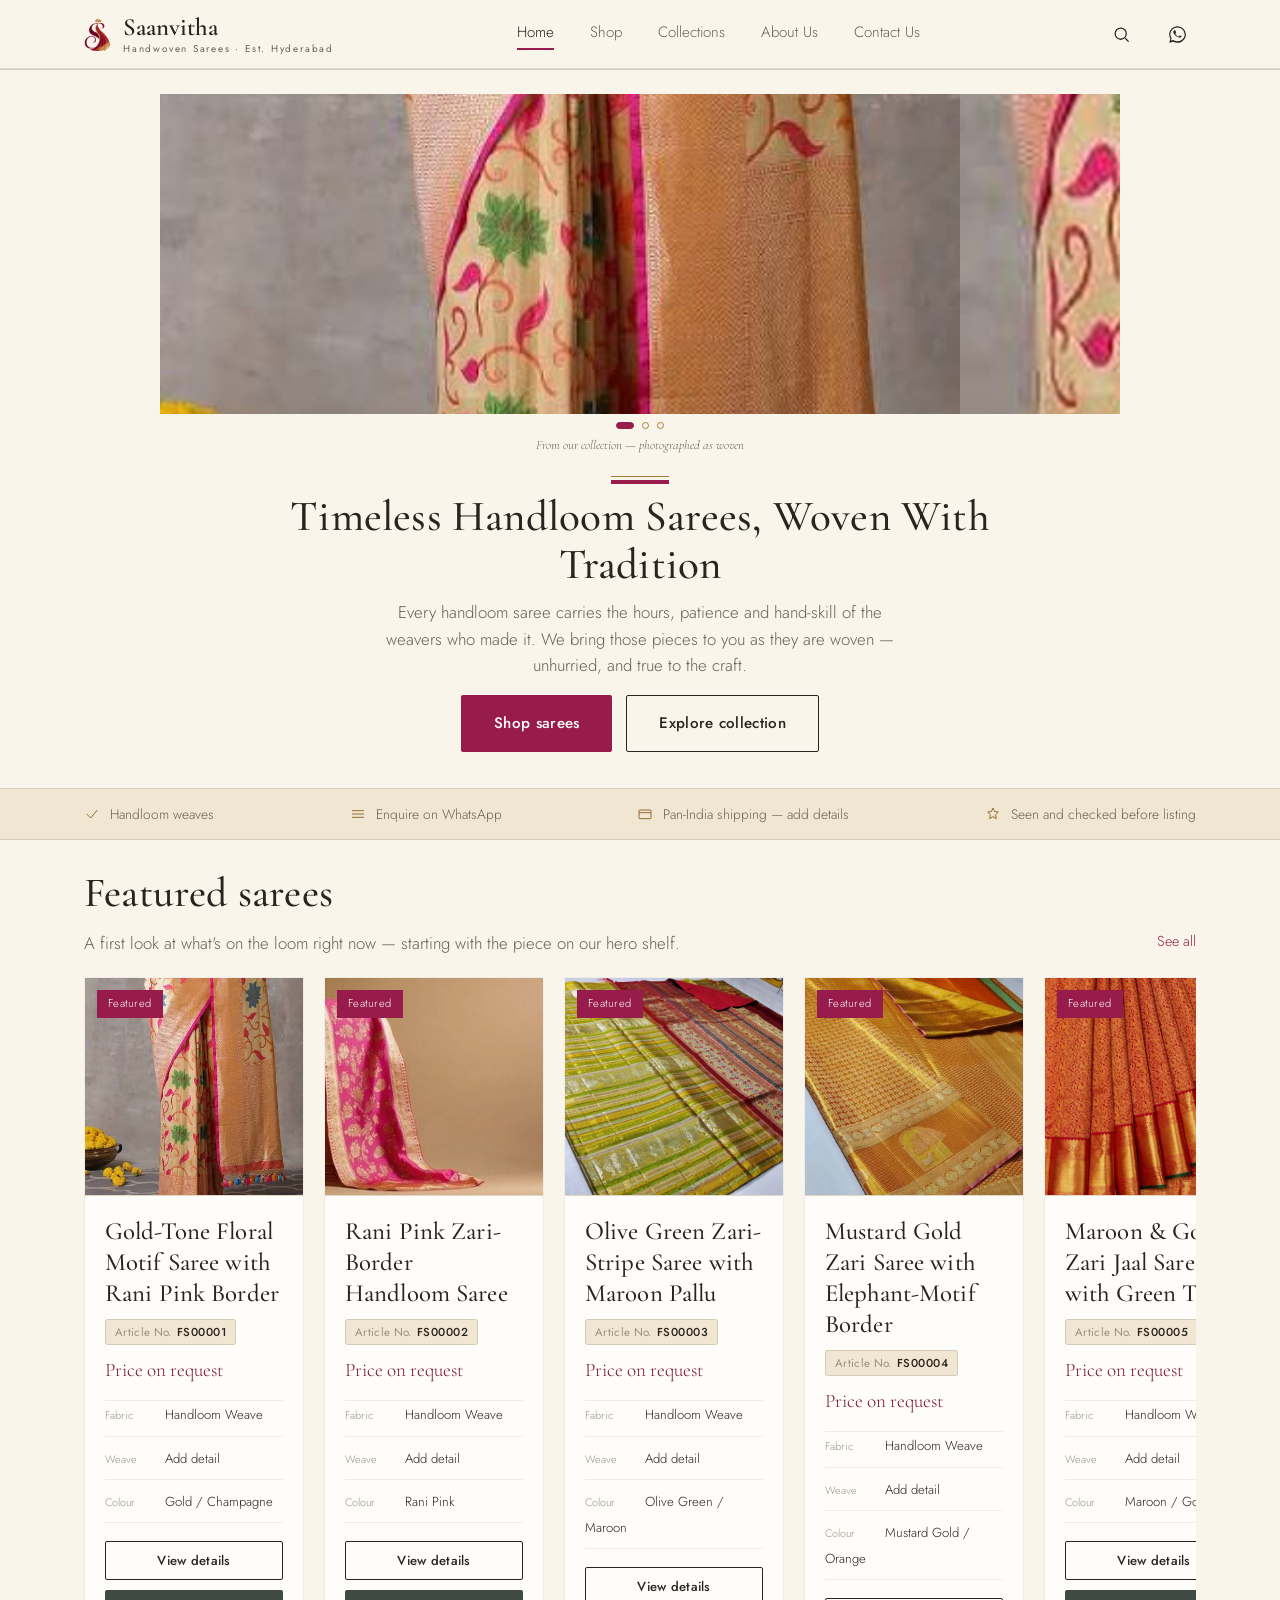
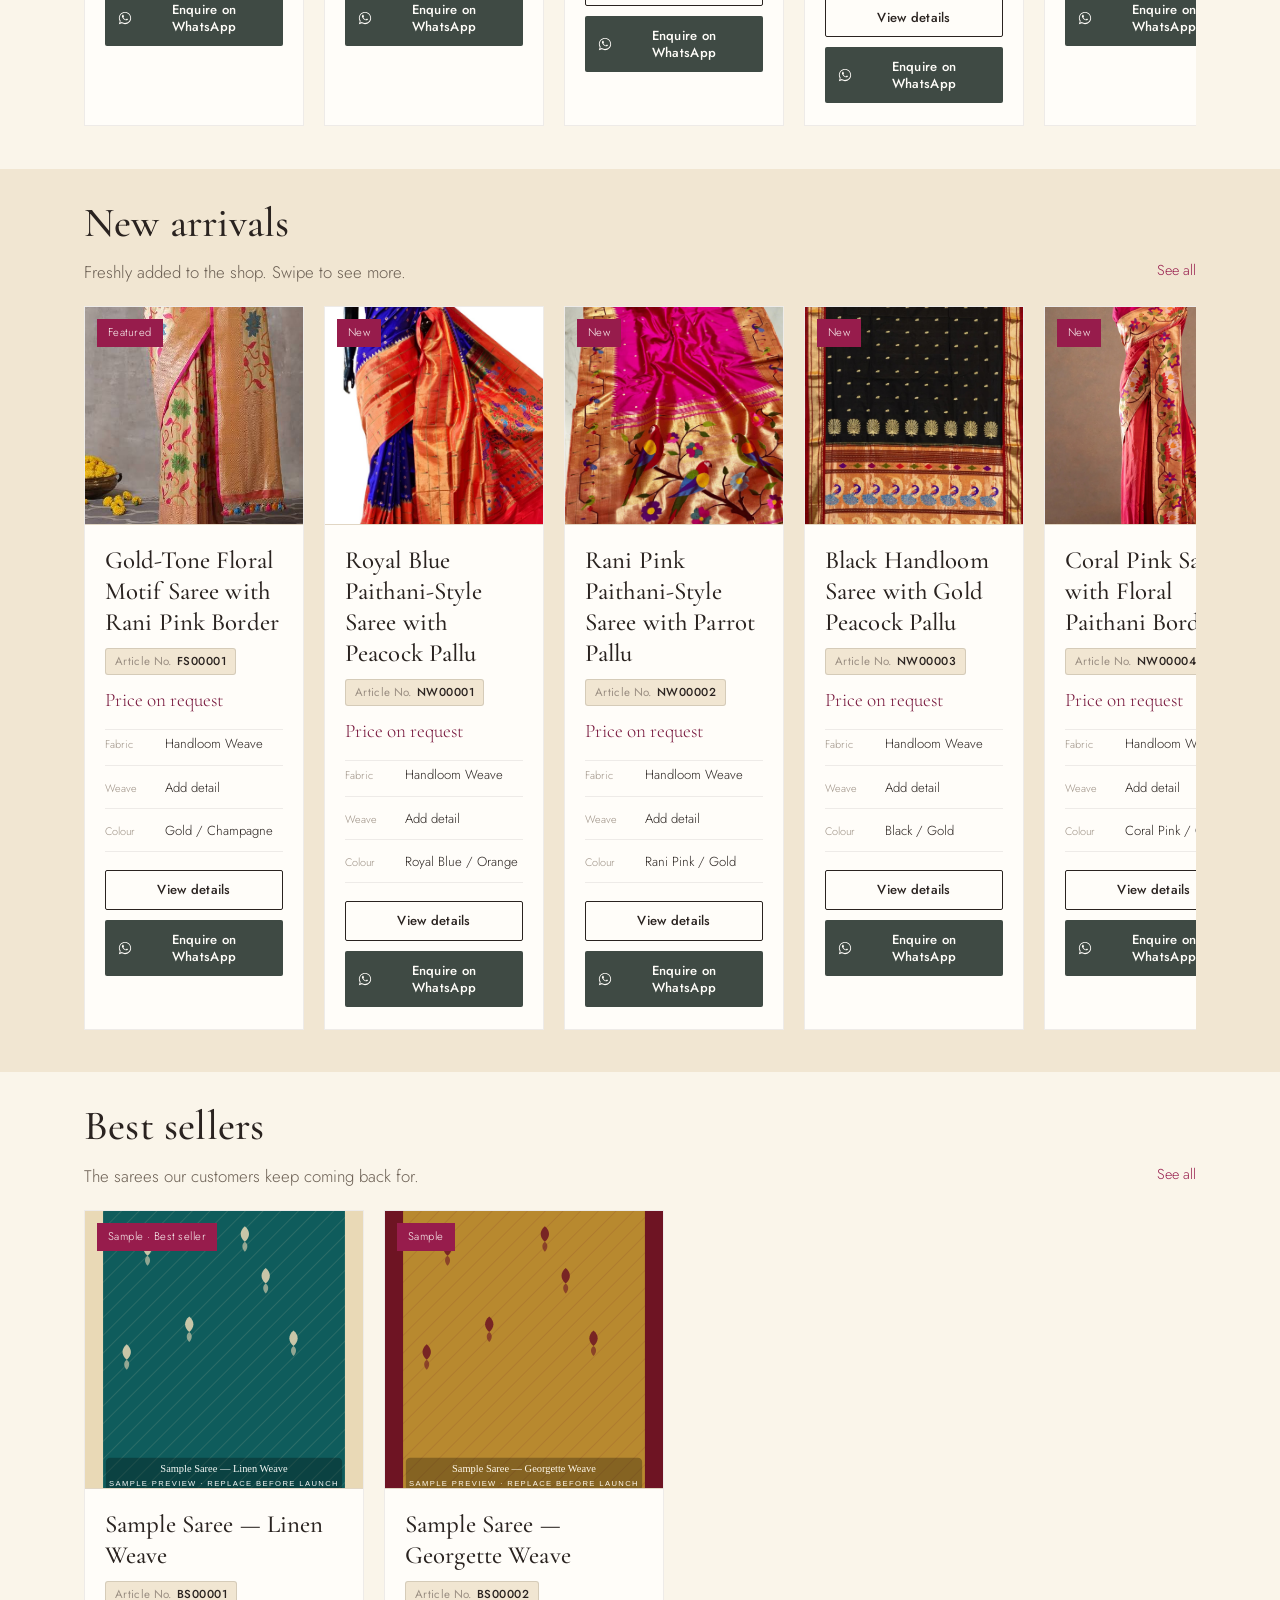
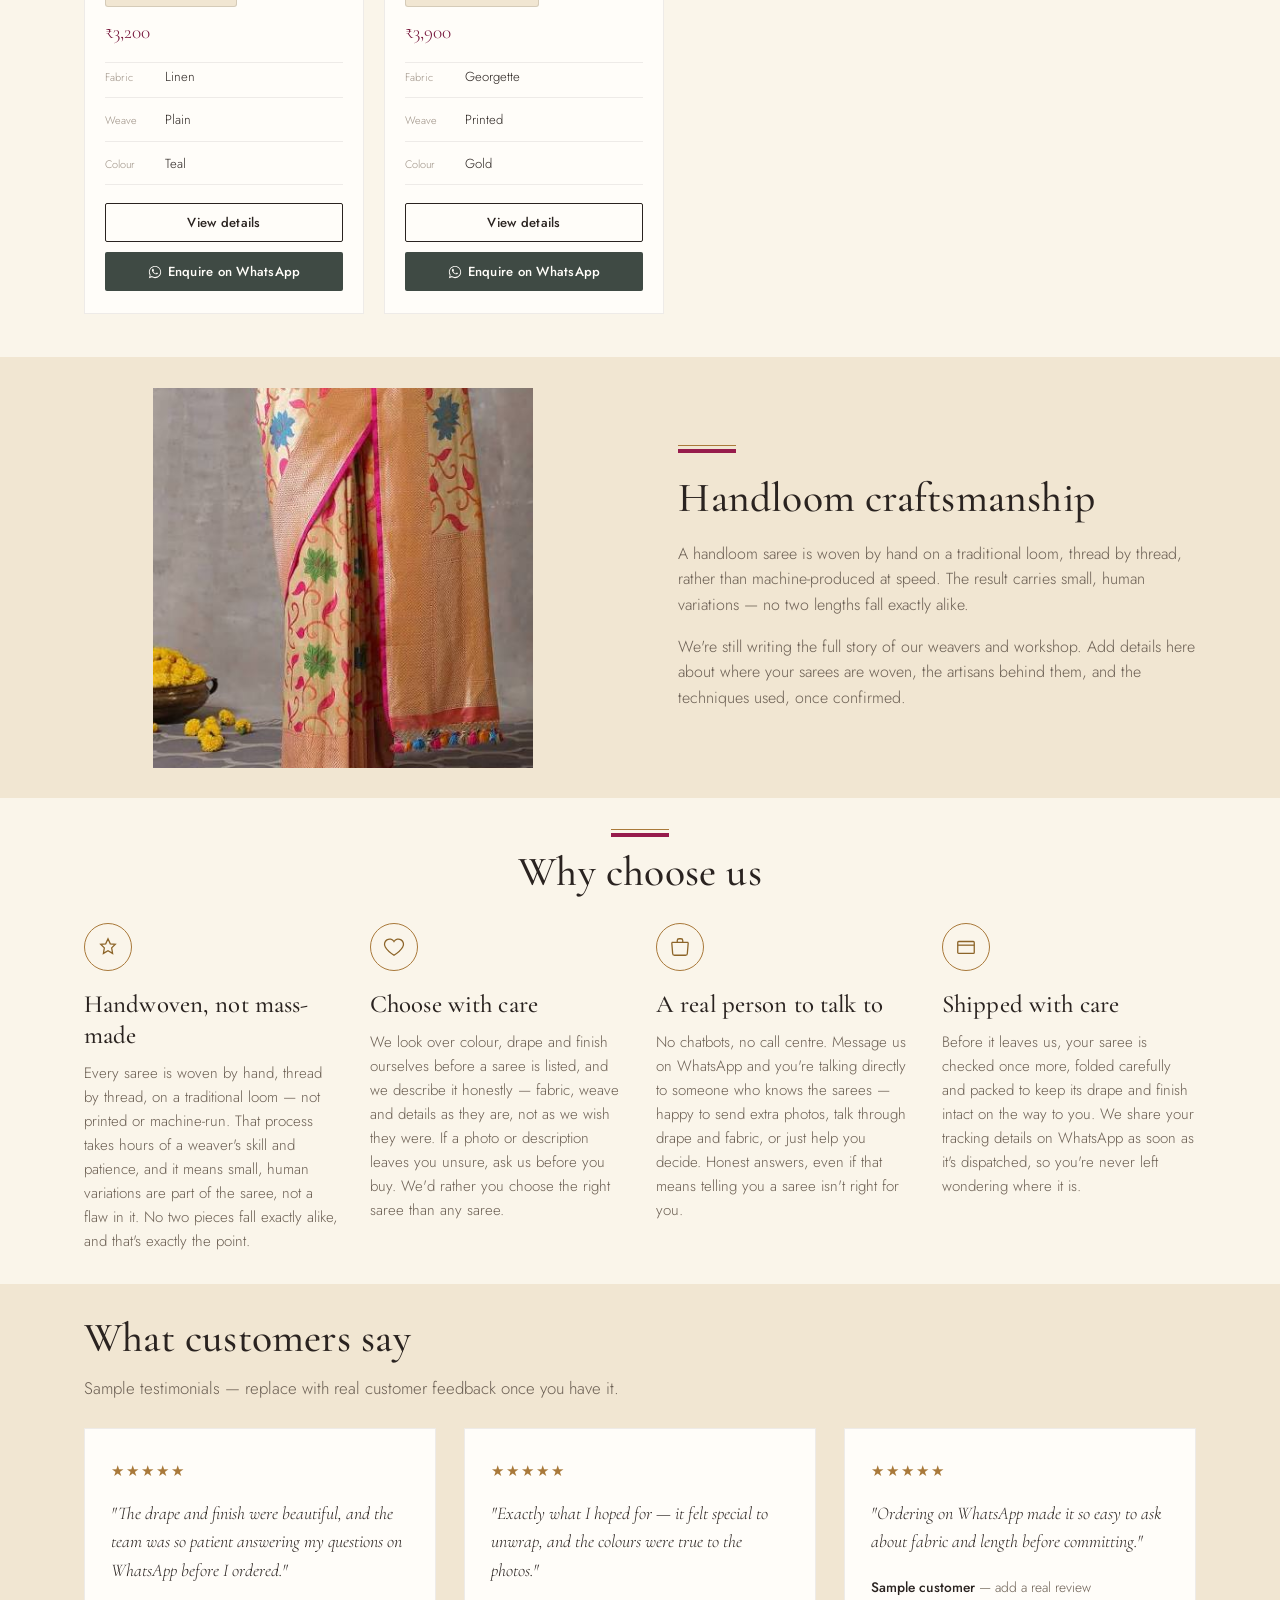
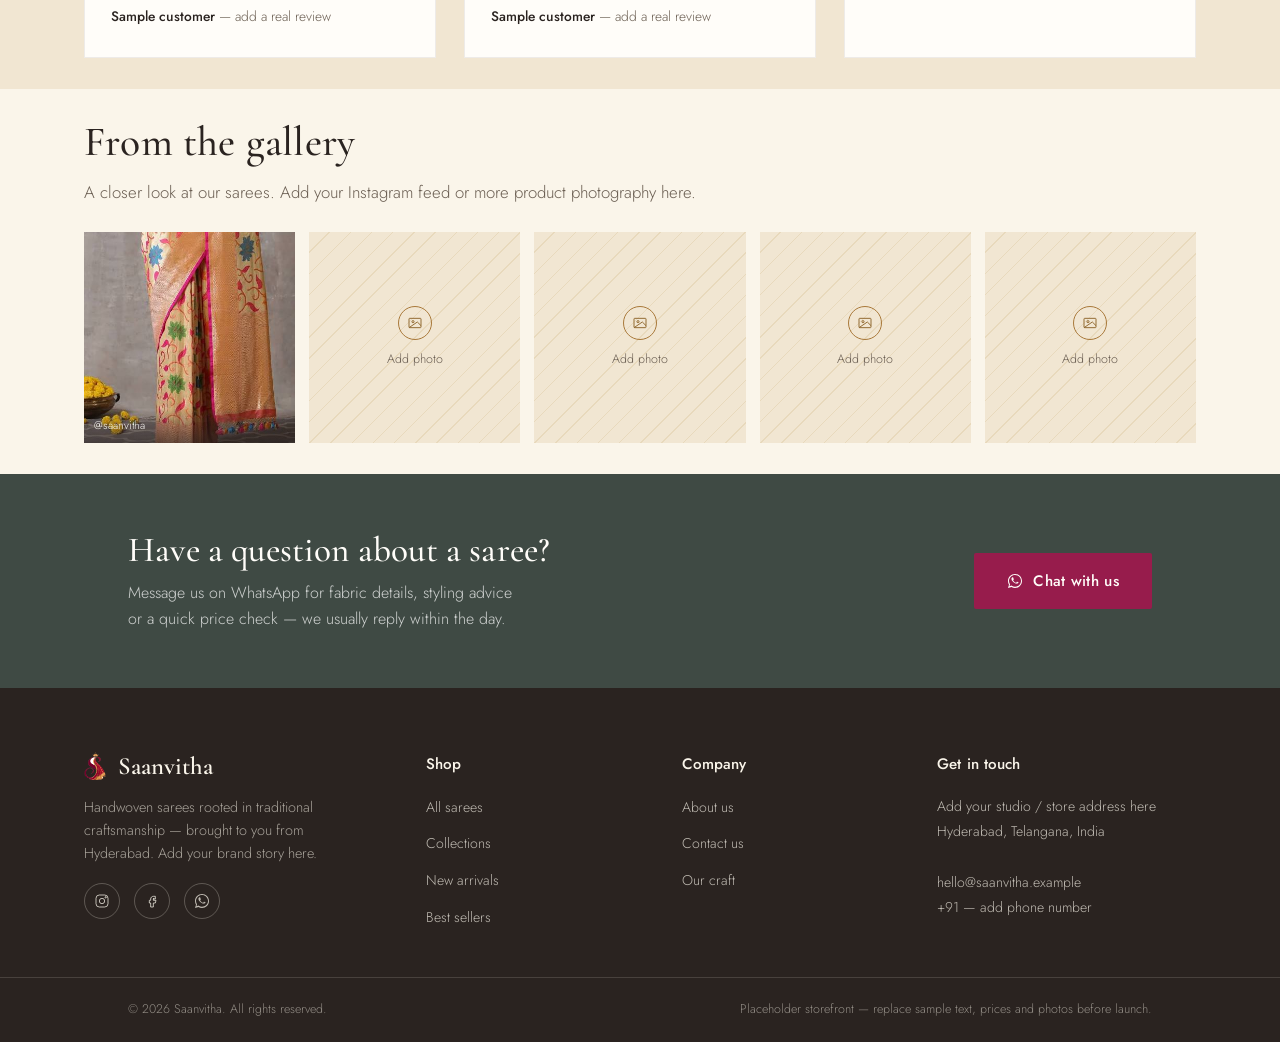
<file: index.html>
<!DOCTYPE html>
<html lang="en">
<head>
<meta charset="UTF-8">
<meta name="viewport" content="width=device-width, initial-scale=1.0">
<!-- SVG favicon omitted: illustrated icon needs raster favicons for crisp small-size rendering -->
<link rel="icon" type="image/png" sizes="32x32" href="images/favicon-32.png">
<link rel="icon" type="image/png" sizes="192x192" href="images/favicon-192.png">
<link rel="apple-touch-icon" href="images/apple-touch-icon.png">
<link rel="preconnect" href="https://fonts.googleapis.com">
<link rel="preconnect" href="https://fonts.gstatic.com" crossorigin>
<link href="https://fonts.googleapis.com/css2?family=Cormorant+Garamond:ital,wght@0,400;0,500;0,600;1,400;1,500&family=Jost:wght@300;400;500;600&display=swap" rel="stylesheet">
<link rel="stylesheet" href="css/styles.css?v=35">
  <title>Timeless Handloom Sarees, Woven With Tradition | Saanvitha</title>
  <meta name="description" content="Shop authentic handloom sarees. Enquire and order directly on WhatsApp.">
</head>
<body>
  <header class="site-header">
    <div class="header-inner">
      <a href="index.html" class="brand"><img src="images/logo-icon-illustrated.png" alt="" class="brand-icon" width="27" height="34"><span class="brand-text">Saanvitha<span class="tagline">Handwoven Sarees &middot; Est. Hyderabad</span></span></a>
      <nav class="main-nav" aria-label="Primary">
        <a href="index.html" class="active">Home</a>
        <a href="shop.html">Shop</a>
        <a href="collections.html">Collections</a>
        <a href="about.html">About Us</a>
        <a href="contact.html">Contact Us</a>
      </nav>
      <div class="header-actions">
        <button class="icon-btn" id="search-toggle" aria-label="Search sarees" aria-expanded="false">
          <svg viewBox="0 0 24 24" fill="none" stroke="currentColor" stroke-width="1.6"><circle cx="11" cy="11" r="7"/><path d="M21 21l-4.3-4.3"/></svg>
        </button>
        <a href="https://wa.me/919999999999?text=Hi%20Saanvitha%2C%20I%20would%20like%20to%20know%20more%20about%20your%20sarees." target="_blank" rel="noopener" class="icon-btn" aria-label="Chat on WhatsApp">
          <svg viewBox="0 0 32 32" fill="currentColor"><path d="M16 2C8.3 2 2 8.3 2 16c0 2.6.7 5.1 2 7.3L2 30l6.9-1.8c2.1 1.2 4.5 1.8 7.1 1.8 7.7 0 14-6.3 14-14S23.7 2 16 2zm0 25.3c-2.3 0-4.5-.6-6.4-1.8l-.5-.3-4.1 1.1 1.1-4-.3-.5C4.6 20 4 18 4 16 4 9.4 9.4 4 16 4s12 5.4 12 12-5.4 11.3-12 11.3zm6.6-8.4c-.4-.2-2.1-1-2.4-1.2-.3-.1-.6-.2-.8.2-.2.4-.9 1.2-1.1 1.4-.2.2-.4.3-.8.1-.4-.2-1.6-.6-3-1.9-1.1-1-1.9-2.2-2.1-2.6-.2-.4 0-.6.2-.8.2-.2.4-.4.6-.7.2-.2.3-.4.4-.7.1-.3 0-.5 0-.7-.1-.2-.8-2-1.1-2.7-.3-.7-.6-.6-.8-.6h-.7c-.2 0-.6.1-.9.4-.3.4-1.2 1.1-1.2 2.8s1.2 3.2 1.4 3.4c.2.2 2.4 3.7 5.9 5.1.8.3 1.5.6 2 .7.8.3 1.6.2 2.2.1.7-.1 2.1-.9 2.4-1.7.3-.8.3-1.5.2-1.7-.1-.2-.3-.3-.7-.5z"/></svg>
        </a>
        <button class="menu-toggle" aria-label="Toggle menu" aria-expanded="false">
          <span></span><span></span><span></span>
        </button>
      </div>
    </div>
  </header>
  <div class="search-bar" id="site-search-bar">
    <div class="search-bar-inner">
      <svg viewBox="0 0 24 24" fill="none" stroke="currentColor" stroke-width="1.6"><circle cx="11" cy="11" r="7"/><path d="M21 21l-4.3-4.3"/></svg>
      <input type="search" id="site-search-input" placeholder="Search by saree, colour or fabric…" aria-label="Search sarees">
      <button class="search-bar-close" id="search-close" aria-label="Close search">
        <svg viewBox="0 0 24 24" fill="none" stroke="currentColor" stroke-width="1.6"><path d="M6 6l12 12M18 6L6 18"/></svg>
      </button>
    </div>
  </div>
  <nav class="mobile-nav" aria-label="Primary mobile">
        <a href="index.html" class="active">Home</a>
        <a href="shop.html">Shop</a>
        <a href="collections.html">Collections</a>
        <a href="about.html">About Us</a>
        <a href="contact.html">Contact Us</a>
      </nav>
  <section class="hero">
    <div class="container">
      <div class="hero-copy">
        <div class="kinara" aria-hidden="true"></div>
        <h1>Timeless Handloom Sarees, Woven With Tradition</h1>
        <p class="lede">Every handloom saree carries the hours, patience and hand-skill of the weavers who made it. We bring those pieces to you as they are woven &mdash; unhurried, and true to the craft.</p>
        <div class="hero-ctas">
          <a href="shop.html" class="btn btn-primary">Shop sarees</a>
          <a href="collections.html" class="btn btn-outline">Explore collection</a>
        </div>
      </div>
      <div class="hero-carousel" id="hero-carousel">
        <div class="frame-inner">
          <div class="hero-carousel-track" id="hero-carousel-track">
            <a href="product.html?id=real-01" class="hero-slide" aria-label="View this saree">
              <img src="images/heritage-saree.jpg" alt="Gold-tone handloom saree with a rani pink woven border and floral motifs, draped and photographed in studio" width="407" height="491">
            </a>
            <a href="product.html?id=real-01" class="hero-slide" aria-label="See the border detail on this saree">
              <img src="images/detail-border.jpg" alt="Close-up of the rani pink woven border and floral motifs on the saree" width="440" height="560">
            </a>
            <a href="collections.html" class="hero-slide" aria-label="Browse collections">
              <img src="images/detail-pallu.jpg" alt="Close-up of the pallu and tassel fringe on the saree" width="314" height="262">
            </a>
          </div>
        </div>
        <div class="hero-carousel-dots" id="hero-carousel-dots"></div>
        <p class="hero-carousel-caption">From our collection &mdash; photographed as woven</p>
      </div>
    </div>
  </section>

  <div class="trust-strip">
    <ul>
      <li><svg viewBox="0 0 24 24" fill="none" stroke="currentColor" stroke-width="1.4"><path d="M4 12l6 6L20 6"/></svg> Handloom weaves</li>
      <li><svg viewBox="0 0 24 24" fill="none" stroke="currentColor" stroke-width="1.4"><path d="M3 7h18M3 12h18M3 17h18"/></svg> Enquire on WhatsApp</li>
      <li><svg viewBox="0 0 24 24" fill="none" stroke="currentColor" stroke-width="1.4"><rect x="3" y="6" width="18" height="13" rx="1"/><path d="M3 10h18"/></svg> Pan-India shipping &mdash; add details</li>
      <li><svg viewBox="0 0 24 24" fill="none" stroke="currentColor" stroke-width="1.4"><path d="M12 3l2.5 5.5L20 9l-4 4 1 6-5-3-5 3 1-6-4-4 5.5-.5z"/></svg> Seen and checked before listing</li>
    </ul>
  </div>

  <section class="section">
    <div class="container">
      <div class="section-head-row">
        <div class="section-head">
          <h2>Featured sarees</h2>
          <p>A first look at what's on the loom right now &mdash; starting with the piece on our hero shelf.</p>
        </div>
        <a href="shop.html?section=featured" class="see-all">See all</a>
      </div>
      <div class="rail" id="featured-grid"></div>
    </div>
  </section>

  <section class="section alt">
    <div class="container">
      <div class="section-head-row">
        <div class="section-head">
          <h2>New arrivals</h2>
          <p>Freshly added to the shop. Swipe to see more.</p>
        </div>
        <a href="shop.html?section=new" class="see-all">See all</a>
      </div>
      <div class="rail" id="arrivals-rail"></div>
    </div>
  </section>

  <section class="section">
    <div class="container">
      <div class="section-head-row">
        <div class="section-head">
          <h2>Best sellers</h2>
          <p>The sarees our customers keep coming back for.</p>
        </div>
        <a href="shop.html?section=bestseller" class="see-all">See all</a>
      </div>
      <div class="rail" id="sellers-rail"></div>
    </div>
  </section>

  <section class="section alt" id="craft">
    <div class="container">
      <div class="story-block">
        <div class="story-media">
          <img src="images/heritage-saree.jpg" alt="Detail of the handwoven saree showing its border and floral motifs">
        </div>
        <div class="story-copy">
          <div class="kinara"></div>
          <h2>Handloom craftsmanship</h2>
          <p>A handloom saree is woven by hand on a traditional loom, thread by thread, rather than machine-produced at speed. The result carries small, human variations &mdash; no two lengths fall exactly alike.</p>
          <p>We're still writing the full story of our weavers and workshop. Add details here about where your sarees are woven, the artisans behind them, and the techniques used, once confirmed.</p>
        </div>
      </div>
    </div>
  </section>

  <section class="section">
    <div class="container">
      <div class="section-head center" style="margin-left:auto;margin-right:auto;">
        <div class="kinara" style="align-self:center;"></div>
        <h2>Why choose us</h2>
      </div>
      <div class="value-grid">
        <div class="value-card">
          <div class="icon"><svg viewBox="0 0 24 24" fill="none" stroke="currentColor" stroke-width="1.4"><path d="M12 3l2.5 5.5L20 9l-4 4 1 6-5-3-5 3 1-6-4-4 5.5-.5z"/></svg></div>
          <h3>Handwoven, not mass-made</h3>
          <p>Every saree is woven by hand, thread by thread, on a traditional loom &mdash; not printed or machine-run. That process takes hours of a weaver's skill and patience, and it means small, human variations are part of the saree, not a flaw in it. No two pieces fall exactly alike, and that's exactly the point.</p>
        </div>
        <div class="value-card">
          <div class="icon"><svg viewBox="0 0 24 24" fill="none" stroke="currentColor" stroke-width="1.4"><path d="M12 21s-7-4.5-9.5-9A5.5 5.5 0 0112 6a5.5 5.5 0 019.5 6c-2.5 4.5-9.5 9-9.5 9z"/></svg></div>
          <h3>Choose with care</h3>
          <p>We look over colour, drape and finish ourselves before a saree is listed, and we describe it honestly &mdash; fabric, weave and details as they are, not as we wish they were. If a photo or description leaves you unsure, ask us before you buy. We'd rather you choose the right saree than any saree.</p>
        </div>
        <div class="value-card">
          <div class="icon"><svg viewBox="0 0 24 24" fill="none" stroke="currentColor" stroke-width="1.4"><path d="M3 7h18M3 7l1 12a2 2 0 002 2h12a2 2 0 002-2L21 7M9 7V5a2 2 0 012-2h2a2 2 0 012 2v2"/></svg></div>
          <h3>A real person to talk to</h3>
          <p>No chatbots, no call centre. Message us on WhatsApp and you're talking directly to someone who knows the sarees &mdash; happy to send extra photos, talk through drape and fabric, or just help you decide. Honest answers, even if that means telling you a saree isn't right for you.</p>
        </div>
        <div class="value-card">
          <div class="icon"><svg viewBox="0 0 24 24" fill="none" stroke="currentColor" stroke-width="1.4"><rect x="3" y="6" width="18" height="13" rx="1"/><path d="M3 10h18"/></svg></div>
          <h3>Shipped with care</h3>
          <p>Before it leaves us, your saree is checked once more, folded carefully and packed to keep its drape and finish intact on the way to you. We share your tracking details on WhatsApp as soon as it's dispatched, so you're never left wondering where it is.</p>
        </div>
      </div>
    </div>
  </section>

  <section class="section alt">
    <div class="container">
      <div class="section-head">
        <h2>What customers say</h2>
        <p>Sample testimonials &mdash; replace with real customer feedback once you have it.</p>
      </div>
      <div class="testimonial-grid">
        <div class="testimonial">
          <div class="stars">&#9733;&#9733;&#9733;&#9733;&#9733;</div>
          <p>"The drape and finish were beautiful, and the team was so patient answering my questions on WhatsApp before I ordered."</p>
          <footer><strong>Sample customer</strong> &mdash; add a real review</footer>
        </div>
        <div class="testimonial">
          <div class="stars">&#9733;&#9733;&#9733;&#9733;&#9733;</div>
          <p>"Exactly what I hoped for &mdash; it felt special to unwrap, and the colours were true to the photos."</p>
          <footer><strong>Sample customer</strong> &mdash; add a real review</footer>
        </div>
        <div class="testimonial">
          <div class="stars">&#9733;&#9733;&#9733;&#9733;&#9733;</div>
          <p>"Ordering on WhatsApp made it so easy to ask about fabric and length before committing."</p>
          <footer><strong>Sample customer</strong> &mdash; add a real review</footer>
        </div>
      </div>
    </div>
  </section>

  <section class="section">
    <div class="container">
      <div class="section-head">
        <h2>From the gallery</h2>
        <p>A closer look at our sarees. Add your Instagram feed or more product photography here.</p>
      </div>
      <div class="gallery-grid">
        <div class="g-item real"><img src="images/heritage-saree.jpg" alt="Handloom saree detail"></div>
        <div class="g-item"><div class="placeholder-media"><div class="ph-mark"><svg viewBox="0 0 24 24" fill="none" stroke="currentColor" stroke-width="1.4"><rect x="3" y="5" width="18" height="14" rx="1"/><circle cx="9" cy="10" r="1.6"/><path d="M21 16l-5.5-5.5L3 19"/></svg></div><span>Add photo</span></div></div>
        <div class="g-item"><div class="placeholder-media"><div class="ph-mark"><svg viewBox="0 0 24 24" fill="none" stroke="currentColor" stroke-width="1.4"><rect x="3" y="5" width="18" height="14" rx="1"/><circle cx="9" cy="10" r="1.6"/><path d="M21 16l-5.5-5.5L3 19"/></svg></div><span>Add photo</span></div></div>
        <div class="g-item"><div class="placeholder-media"><div class="ph-mark"><svg viewBox="0 0 24 24" fill="none" stroke="currentColor" stroke-width="1.4"><rect x="3" y="5" width="18" height="14" rx="1"/><circle cx="9" cy="10" r="1.6"/><path d="M21 16l-5.5-5.5L3 19"/></svg></div><span>Add photo</span></div></div>
        <div class="g-item"><div class="placeholder-media"><div class="ph-mark"><svg viewBox="0 0 24 24" fill="none" stroke="currentColor" stroke-width="1.4"><rect x="3" y="5" width="18" height="14" rx="1"/><circle cx="9" cy="10" r="1.6"/><path d="M21 16l-5.5-5.5L3 19"/></svg></div><span>Add photo</span></div></div>
      </div>
    </div>
  </section>
  <section class="wa-banner">
    <div class="container">
      <div>
        <h2>Have a question about a saree?</h2>
        <p>Message us on WhatsApp for fabric details, styling advice or a quick price check &mdash; we usually reply within the day.</p>
      </div>
      <a href="https://wa.me/919999999999?text=Hi%20Saanvitha%2C%20I%20have%20a%20question%20about%20your%20sarees." target="_blank" rel="noopener" class="btn btn-primary">
        <svg class="wa-icon" viewBox="0 0 32 32" fill="currentColor"><path d="M16 2C8.3 2 2 8.3 2 16c0 2.6.7 5.1 2 7.3L2 30l6.9-1.8c2.1 1.2 4.5 1.8 7.1 1.8 7.7 0 14-6.3 14-14S23.7 2 16 2zm0 25.3c-2.3 0-4.5-.6-6.4-1.8l-.5-.3-4.1 1.1 1.1-4-.3-.5C4.6 20 4 18 4 16 4 9.4 9.4 4 16 4s12 5.4 12 12-5.4 11.3-12 11.3zm6.6-8.4c-.4-.2-2.1-1-2.4-1.2-.3-.1-.6-.2-.8.2-.2.4-.9 1.2-1.1 1.4-.2.2-.4.3-.8.1-.4-.2-1.6-.6-3-1.9-1.1-1-1.9-2.2-2.1-2.6-.2-.4 0-.6.2-.8.2-.2.4-.4.6-.7.2-.2.3-.4.4-.7.1-.3 0-.5 0-.7-.1-.2-.8-2-1.1-2.7-.3-.7-.6-.6-.8-.6h-.7c-.2 0-.6.1-.9.4-.3.4-1.2 1.1-1.2 2.8s1.2 3.2 1.4 3.4c.2.2 2.4 3.7 5.9 5.1.8.3 1.5.6 2 .7.8.3 1.6.2 2.2.1.7-.1 2.1-.9 2.4-1.7.3-.8.3-1.5.2-1.7-.1-.2-.3-.3-.7-.5z"/></svg>
        Chat with us
      </a>
    </div>
  </section>

  <footer class="site-footer">
    <div class="footer-top">
      <div class="footer-brand">
        <a href="index.html" class="brand"><img src="images/logo-icon-illustrated.png" alt="" class="brand-icon" width="22" height="28"><span class="brand-text">Saanvitha</span></a>
        <p>Handwoven sarees rooted in traditional craftsmanship &mdash; brought to you from Hyderabad. Add your brand story here.</p>
        <div class="social-row">
          <a href="#" aria-label="Instagram"><svg viewBox="0 0 24 24" fill="none" stroke="currentColor" stroke-width="1.5"><rect x="3" y="3" width="18" height="18" rx="5"/><circle cx="12" cy="12" r="4"/><circle cx="17.5" cy="6.5" r="1"/></svg></a>
          <a href="#" aria-label="Facebook"><svg viewBox="0 0 24 24" fill="none" stroke="currentColor" stroke-width="1.5"><path d="M14 9h3V5h-3c-2.2 0-4 1.8-4 4v2H8v4h2v6h4v-6h3l1-4h-4V9c0-.6.4-1 1-1z"/></svg></a>
          <a href="https://wa.me/919999999999?text=Hi%20Saanvitha%21" target="_blank" rel="noopener" aria-label="WhatsApp"><svg viewBox="0 0 32 32" fill="currentColor"><path d="M16 2C8.3 2 2 8.3 2 16c0 2.6.7 5.1 2 7.3L2 30l6.9-1.8c2.1 1.2 4.5 1.8 7.1 1.8 7.7 0 14-6.3 14-14S23.7 2 16 2zm0 25.3c-2.3 0-4.5-.6-6.4-1.8l-.5-.3-4.1 1.1 1.1-4-.3-.5C4.6 20 4 18 4 16 4 9.4 9.4 4 16 4s12 5.4 12 12-5.4 11.3-12 11.3zm6.6-8.4c-.4-.2-2.1-1-2.4-1.2-.3-.1-.6-.2-.8.2-.2.4-.9 1.2-1.1 1.4-.2.2-.4.3-.8.1-.4-.2-1.6-.6-3-1.9-1.1-1-1.9-2.2-2.1-2.6-.2-.4 0-.6.2-.8.2-.2.4-.4.6-.7.2-.2.3-.4.4-.7.1-.3 0-.5 0-.7-.1-.2-.8-2-1.1-2.7-.3-.7-.6-.6-.8-.6h-.7c-.2 0-.6.1-.9.4-.3.4-1.2 1.1-1.2 2.8s1.2 3.2 1.4 3.4c.2.2 2.4 3.7 5.9 5.1.8.3 1.5.6 2 .7.8.3 1.6.2 2.2.1.7-.1 2.1-.9 2.4-1.7.3-.8.3-1.5.2-1.7-.1-.2-.3-.3-.7-.5z"/></svg></a>
        </div>
      </div>
      <div class="footer-col">
        <h4>Shop</h4>
        <ul>
          <li><a href="shop.html">All sarees</a></li>
          <li><a href="collections.html">Collections</a></li>
          <li><a href="shop.html">New arrivals</a></li>
          <li><a href="shop.html">Best sellers</a></li>
        </ul>
      </div>
      <div class="footer-col">
        <h4>Company</h4>
        <ul>
          <li><a href="about.html">About us</a></li>
          <li><a href="contact.html">Contact us</a></li>
          <li><a href="about.html#craft">Our craft</a></li>
        </ul>
      </div>
      <div class="footer-col">
        <h4>Get in touch</h4>
        <address>
          Add your studio / store address here<br>
          Hyderabad, Telangana, India<br><br>
          <a href="mailto:hello@saanvitha.example">hello@saanvitha.example</a><br>
          <a href="tel:+91XXXXXXXXXX">+91 &mdash; add phone number</a>
        </address>
      </div>
    </div>
    <div class="footer-bottom">
      <div class="container">
        <span>&copy; 2026 Saanvitha. All rights reserved.</span>
        <span>Placeholder storefront &mdash; replace sample text, prices and photos before launch.</span>
      </div>
    </div>
  </footer>

  <script src="js/products.js?v=35"></script>
  <script src="js/main.js?v=35"></script>
</body>
</html>
</file>
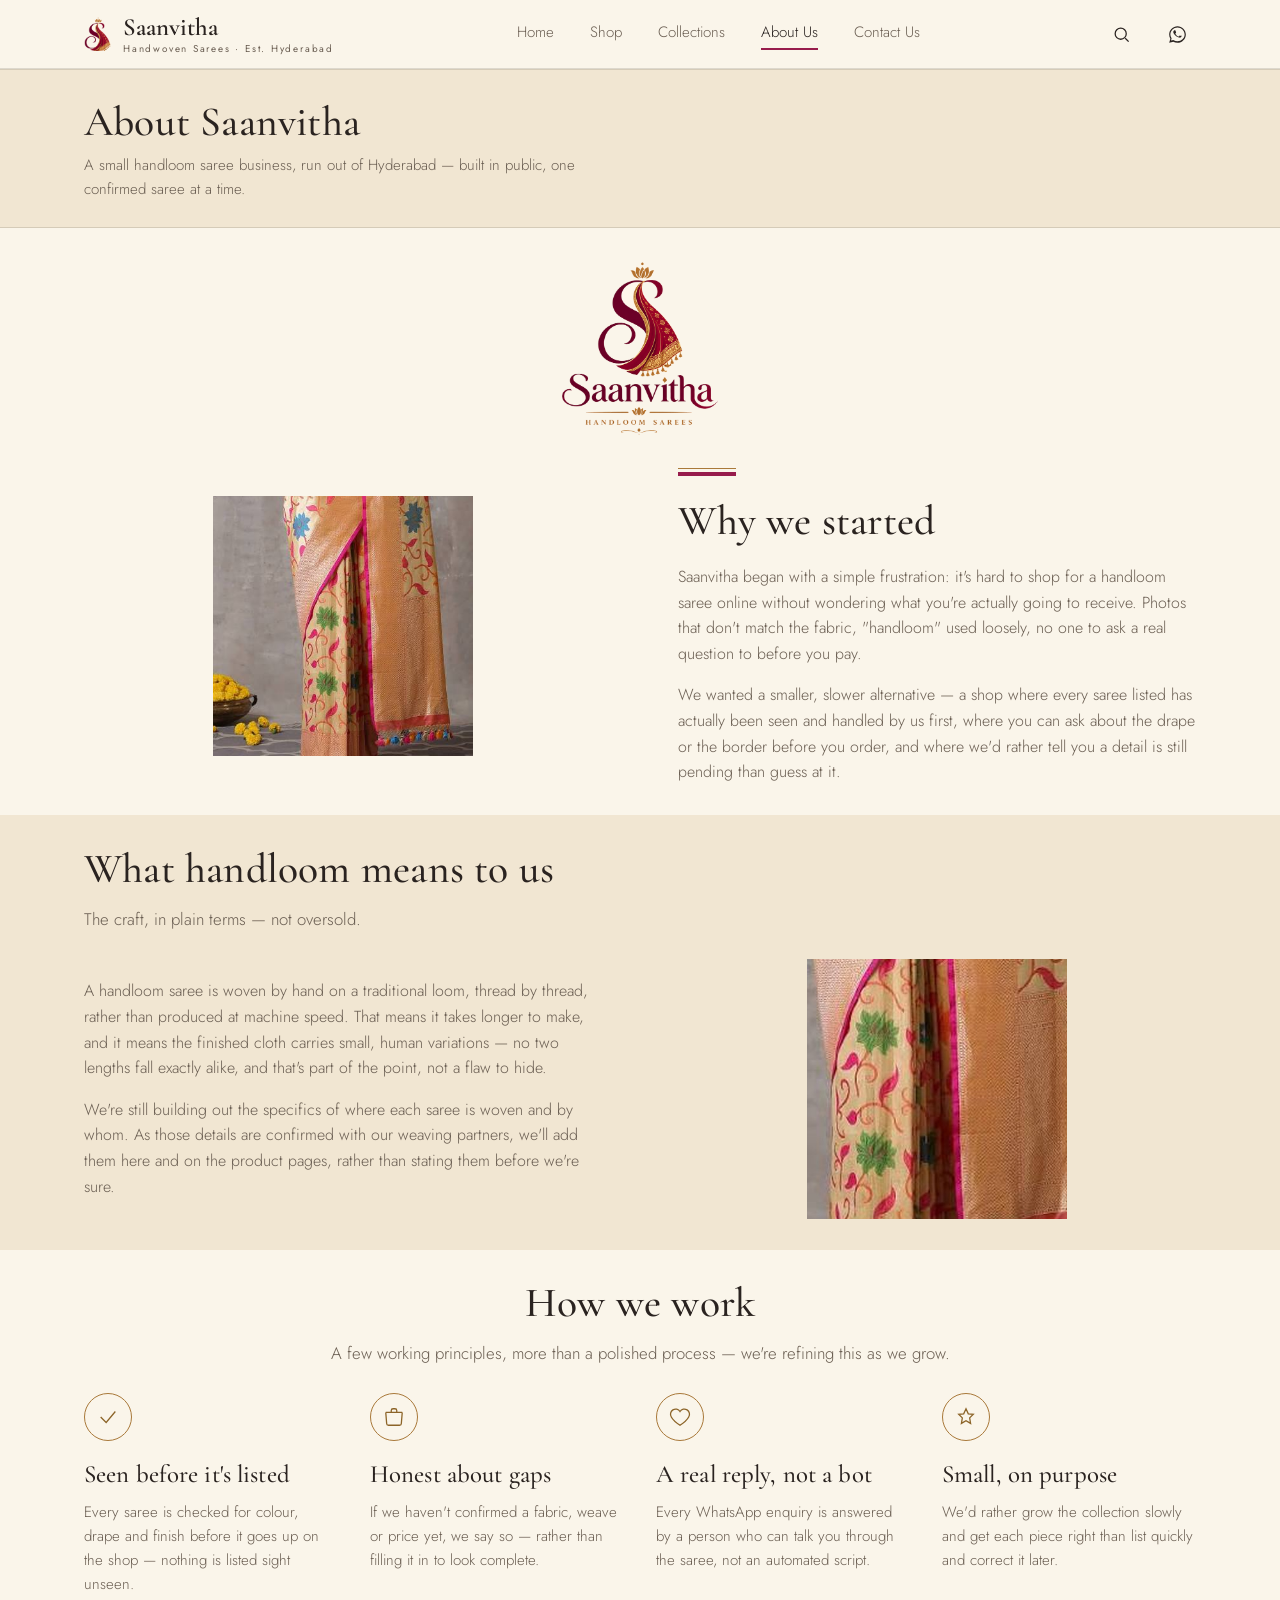
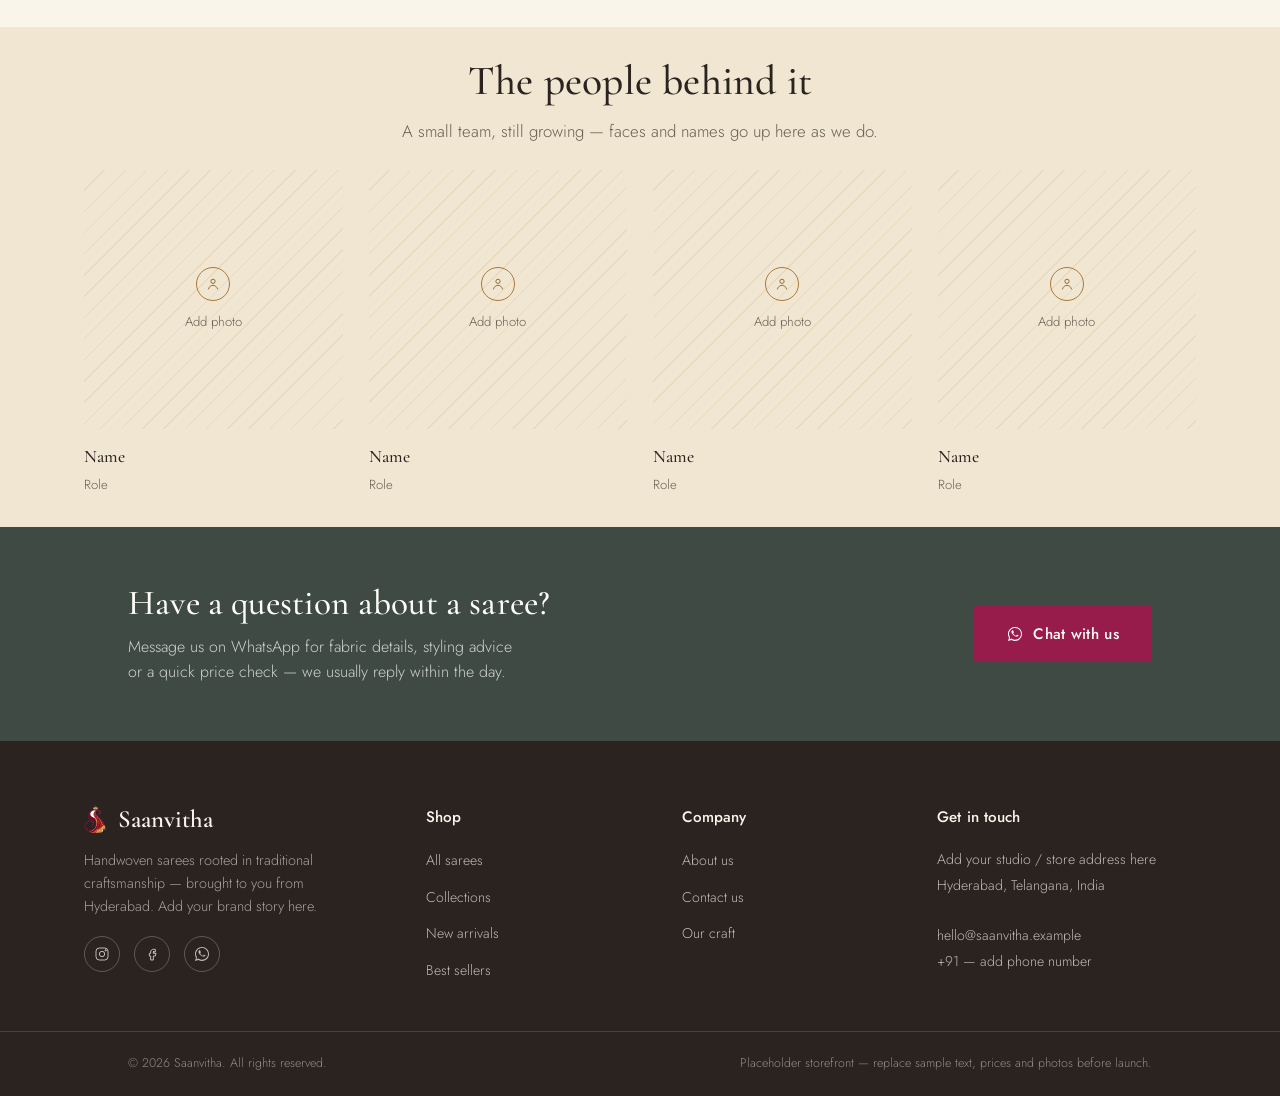
<file: about.html>
<!DOCTYPE html>
<html lang="en">
<head>
<meta charset="UTF-8">
<meta name="viewport" content="width=device-width, initial-scale=1.0">
<!-- SVG favicon omitted: illustrated icon needs raster favicons for crisp small-size rendering -->
<link rel="icon" type="image/png" sizes="32x32" href="images/favicon-32.png">
<link rel="icon" type="image/png" sizes="192x192" href="images/favicon-192.png">
<link rel="apple-touch-icon" href="images/apple-touch-icon.png">
<link rel="preconnect" href="https://fonts.googleapis.com">
<link rel="preconnect" href="https://fonts.gstatic.com" crossorigin>
<link href="https://fonts.googleapis.com/css2?family=Cormorant+Garamond:ital,wght@0,400;0,500;0,600;1,400;1,500&family=Jost:wght@300;400;500;600&display=swap" rel="stylesheet">
<link rel="stylesheet" href="css/styles.css?v=35">
  <title>About Us | Saanvitha</title>
  <meta name="description" content="The story behind Saanvitha, a handloom saree business based in Hyderabad.">
</head>
<body>
  <header class="site-header">
    <div class="header-inner">
      <a href="index.html" class="brand"><img src="images/logo-icon-illustrated.png" alt="" class="brand-icon" width="27" height="34"><span class="brand-text">Saanvitha<span class="tagline">Handwoven Sarees &middot; Est. Hyderabad</span></span></a>
      <nav class="main-nav" aria-label="Primary">
        <a href="index.html">Home</a>
        <a href="shop.html">Shop</a>
        <a href="collections.html">Collections</a>
        <a href="about.html" class="active">About Us</a>
        <a href="contact.html">Contact Us</a>
      </nav>
      <div class="header-actions">
        <button class="icon-btn" id="search-toggle" aria-label="Search sarees" aria-expanded="false">
          <svg viewBox="0 0 24 24" fill="none" stroke="currentColor" stroke-width="1.6"><circle cx="11" cy="11" r="7"/><path d="M21 21l-4.3-4.3"/></svg>
        </button>
        <a href="https://wa.me/919999999999?text=Hi%20Saanvitha%2C%20I%20would%20like%20to%20know%20more%20about%20your%20sarees." target="_blank" rel="noopener" class="icon-btn" aria-label="Chat on WhatsApp">
          <svg viewBox="0 0 32 32" fill="currentColor"><path d="M16 2C8.3 2 2 8.3 2 16c0 2.6.7 5.1 2 7.3L2 30l6.9-1.8c2.1 1.2 4.5 1.8 7.1 1.8 7.7 0 14-6.3 14-14S23.7 2 16 2zm0 25.3c-2.3 0-4.5-.6-6.4-1.8l-.5-.3-4.1 1.1 1.1-4-.3-.5C4.6 20 4 18 4 16 4 9.4 9.4 4 16 4s12 5.4 12 12-5.4 11.3-12 11.3zm6.6-8.4c-.4-.2-2.1-1-2.4-1.2-.3-.1-.6-.2-.8.2-.2.4-.9 1.2-1.1 1.4-.2.2-.4.3-.8.1-.4-.2-1.6-.6-3-1.9-1.1-1-1.9-2.2-2.1-2.6-.2-.4 0-.6.2-.8.2-.2.4-.4.6-.7.2-.2.3-.4.4-.7.1-.3 0-.5 0-.7-.1-.2-.8-2-1.1-2.7-.3-.7-.6-.6-.8-.6h-.7c-.2 0-.6.1-.9.4-.3.4-1.2 1.1-1.2 2.8s1.2 3.2 1.4 3.4c.2.2 2.4 3.7 5.9 5.1.8.3 1.5.6 2 .7.8.3 1.6.2 2.2.1.7-.1 2.1-.9 2.4-1.7.3-.8.3-1.5.2-1.7-.1-.2-.3-.3-.7-.5z"/></svg>
        </a>
        <button class="menu-toggle" aria-label="Toggle menu" aria-expanded="false">
          <span></span><span></span><span></span>
        </button>
      </div>
    </div>
  </header>
  <div class="search-bar" id="site-search-bar">
    <div class="search-bar-inner">
      <svg viewBox="0 0 24 24" fill="none" stroke="currentColor" stroke-width="1.6"><circle cx="11" cy="11" r="7"/><path d="M21 21l-4.3-4.3"/></svg>
      <input type="search" id="site-search-input" placeholder="Search by saree, colour or fabric…" aria-label="Search sarees">
      <button class="search-bar-close" id="search-close" aria-label="Close search">
        <svg viewBox="0 0 24 24" fill="none" stroke="currentColor" stroke-width="1.6"><path d="M6 6l12 12M18 6L6 18"/></svg>
      </button>
    </div>
  </div>
  <nav class="mobile-nav" aria-label="Primary mobile">
        <a href="index.html">Home</a>
        <a href="shop.html">Shop</a>
        <a href="collections.html">Collections</a>
        <a href="about.html" class="active">About Us</a>
        <a href="contact.html">Contact Us</a>
      </nav>
  <section class="page-header compact">
    <div class="container">
      <h1>About Saanvitha</h1>
      <p class="lede">A small handloom saree business, run out of Hyderabad &mdash; built in public, one confirmed saree at a time.</p>
    </div>
  </section>

  <section class="section" style="padding-top:32px; padding-bottom:0;">
    <div class="container text-center">
      <img src="images/logo-full-illustrated.png" alt="Saanvitha logo" style="max-width:160px; width:100%; margin:0 auto;">
    </div>
  </section>

  <section class="section" id="craft">
    <div class="container">
      <div class="story-block">
        <div class="story-media compact">
          <img src="images/heritage-saree.jpg" alt="Handloom saree from our shelf">
        </div>
        <div class="story-copy">
          <div class="kinara"></div>
          <h2>Why we started</h2>
          <p>Saanvitha began with a simple frustration: it's hard to shop for a handloom saree online without wondering what you're actually going to receive. Photos that don't match the fabric, "handloom" used loosely, no one to ask a real question to before you pay.</p>
          <p>We wanted a smaller, slower alternative &mdash; a shop where every saree listed has actually been seen and handled by us first, where you can ask about the drape or the border before you order, and where we'd rather tell you a detail is still pending than guess at it.</p>
        </div>
      </div>
    </div>
  </section>

  <section class="section alt">
    <div class="container">
      <div class="section-head">
        <h2>What handloom means to us</h2>
        <p>The craft, in plain terms &mdash; not oversold.</p>
      </div>
      <div class="story-block reverse">
        <div class="story-media compact">
          <img src="images/detail-border.jpg" alt="Close-up of the woven border and floral motif">
        </div>
        <div class="story-copy">
          <p>A handloom saree is woven by hand on a traditional loom, thread by thread, rather than produced at machine speed. That means it takes longer to make, and it means the finished cloth carries small, human variations &mdash; no two lengths fall exactly alike, and that's part of the point, not a flaw to hide.</p>
          <p>We're still building out the specifics of where each saree is woven and by whom. As those details are confirmed with our weaving partners, we'll add them here and on the product pages, rather than stating them before we're sure.</p>
        </div>
      </div>
    </div>
  </section>

  <section class="section">
    <div class="container">
      <div class="section-head center">
        <h2>How we work</h2>
        <p>A few working principles, more than a polished process &mdash; we're refining this as we grow.</p>
      </div>
      <div class="value-grid">
        <div class="value-card">
          <div class="icon"><svg viewBox="0 0 24 24" fill="none" stroke="currentColor" stroke-width="1.4"><path d="M4 12l6 6L20 6"/></svg></div>
          <h3>Seen before it's listed</h3>
          <p>Every saree is checked for colour, drape and finish before it goes up on the shop &mdash; nothing is listed sight unseen.</p>
        </div>
        <div class="value-card">
          <div class="icon"><svg viewBox="0 0 24 24" fill="none" stroke="currentColor" stroke-width="1.4"><path d="M3 7h18M3 7l1 12a2 2 0 002 2h12a2 2 0 002-2L21 7M9 7V5a2 2 0 012-2h2a2 2 0 012 2v2"/></svg></div>
          <h3>Honest about gaps</h3>
          <p>If we haven't confirmed a fabric, weave or price yet, we say so &mdash; rather than filling it in to look complete.</p>
        </div>
        <div class="value-card">
          <div class="icon"><svg viewBox="0 0 24 24" fill="none" stroke="currentColor" stroke-width="1.4"><path d="M12 21s-7-4.5-9.5-9A5.5 5.5 0 0112 6a5.5 5.5 0 019.5 6c-2.5 4.5-9.5 9-9.5 9z"/></svg></div>
          <h3>A real reply, not a bot</h3>
          <p>Every WhatsApp enquiry is answered by a person who can talk you through the saree, not an automated script.</p>
        </div>
        <div class="value-card">
          <div class="icon"><svg viewBox="0 0 24 24" fill="none" stroke="currentColor" stroke-width="1.4"><path d="M12 3l2.5 5.5L20 9l-4 4 1 6-5-3-5 3 1-6-4-4 5.5-.5z"/></svg></div>
          <h3>Small, on purpose</h3>
          <p>We'd rather grow the collection slowly and get each piece right than list quickly and correct it later.</p>
        </div>
      </div>
    </div>
  </section>

  <section class="section alt">
    <div class="container">
      <div class="section-head center">
        <h2>The people behind it</h2>
        <p>A small team, still growing &mdash; faces and names go up here as we do.</p>
      </div>
      <div class="team-grid">
        <div class="team-card"><div class="avatar"><div class="placeholder-media"><div class="ph-mark"><svg viewBox="0 0 24 24" fill="none" stroke="currentColor" stroke-width="1.4"><circle cx="12" cy="8" r="3.2"/><path d="M5 20c1.2-4 4-6 7-6s5.8 2 7 6"/></svg></div><span>Add photo</span></div></div><h4>Name</h4><span>Role</span></div>
        <div class="team-card"><div class="avatar"><div class="placeholder-media"><div class="ph-mark"><svg viewBox="0 0 24 24" fill="none" stroke="currentColor" stroke-width="1.4"><circle cx="12" cy="8" r="3.2"/><path d="M5 20c1.2-4 4-6 7-6s5.8 2 7 6"/></svg></div><span>Add photo</span></div></div><h4>Name</h4><span>Role</span></div>
        <div class="team-card"><div class="avatar"><div class="placeholder-media"><div class="ph-mark"><svg viewBox="0 0 24 24" fill="none" stroke="currentColor" stroke-width="1.4"><circle cx="12" cy="8" r="3.2"/><path d="M5 20c1.2-4 4-6 7-6s5.8 2 7 6"/></svg></div><span>Add photo</span></div></div><h4>Name</h4><span>Role</span></div>
        <div class="team-card"><div class="avatar"><div class="placeholder-media"><div class="ph-mark"><svg viewBox="0 0 24 24" fill="none" stroke="currentColor" stroke-width="1.4"><circle cx="12" cy="8" r="3.2"/><path d="M5 20c1.2-4 4-6 7-6s5.8 2 7 6"/></svg></div><span>Add photo</span></div></div><h4>Name</h4><span>Role</span></div>
      </div>
    </div>
  </section>
  <section class="wa-banner">
    <div class="container">
      <div>
        <h2>Have a question about a saree?</h2>
        <p>Message us on WhatsApp for fabric details, styling advice or a quick price check &mdash; we usually reply within the day.</p>
      </div>
      <a href="https://wa.me/919999999999?text=Hi%20Saanvitha%2C%20I%20have%20a%20question%20about%20your%20sarees." target="_blank" rel="noopener" class="btn btn-primary">
        <svg class="wa-icon" viewBox="0 0 32 32" fill="currentColor"><path d="M16 2C8.3 2 2 8.3 2 16c0 2.6.7 5.1 2 7.3L2 30l6.9-1.8c2.1 1.2 4.5 1.8 7.1 1.8 7.7 0 14-6.3 14-14S23.7 2 16 2zm0 25.3c-2.3 0-4.5-.6-6.4-1.8l-.5-.3-4.1 1.1 1.1-4-.3-.5C4.6 20 4 18 4 16 4 9.4 9.4 4 16 4s12 5.4 12 12-5.4 11.3-12 11.3zm6.6-8.4c-.4-.2-2.1-1-2.4-1.2-.3-.1-.6-.2-.8.2-.2.4-.9 1.2-1.1 1.4-.2.2-.4.3-.8.1-.4-.2-1.6-.6-3-1.9-1.1-1-1.9-2.2-2.1-2.6-.2-.4 0-.6.2-.8.2-.2.4-.4.6-.7.2-.2.3-.4.4-.7.1-.3 0-.5 0-.7-.1-.2-.8-2-1.1-2.7-.3-.7-.6-.6-.8-.6h-.7c-.2 0-.6.1-.9.4-.3.4-1.2 1.1-1.2 2.8s1.2 3.2 1.4 3.4c.2.2 2.4 3.7 5.9 5.1.8.3 1.5.6 2 .7.8.3 1.6.2 2.2.1.7-.1 2.1-.9 2.4-1.7.3-.8.3-1.5.2-1.7-.1-.2-.3-.3-.7-.5z"/></svg>
        Chat with us
      </a>
    </div>
  </section>

  <footer class="site-footer">
    <div class="footer-top">
      <div class="footer-brand">
        <a href="index.html" class="brand"><img src="images/logo-icon-illustrated.png" alt="" class="brand-icon" width="22" height="28"><span class="brand-text">Saanvitha</span></a>
        <p>Handwoven sarees rooted in traditional craftsmanship &mdash; brought to you from Hyderabad. Add your brand story here.</p>
        <div class="social-row">
          <a href="#" aria-label="Instagram"><svg viewBox="0 0 24 24" fill="none" stroke="currentColor" stroke-width="1.5"><rect x="3" y="3" width="18" height="18" rx="5"/><circle cx="12" cy="12" r="4"/><circle cx="17.5" cy="6.5" r="1"/></svg></a>
          <a href="#" aria-label="Facebook"><svg viewBox="0 0 24 24" fill="none" stroke="currentColor" stroke-width="1.5"><path d="M14 9h3V5h-3c-2.2 0-4 1.8-4 4v2H8v4h2v6h4v-6h3l1-4h-4V9c0-.6.4-1 1-1z"/></svg></a>
          <a href="https://wa.me/919999999999?text=Hi%20Saanvitha%21" target="_blank" rel="noopener" aria-label="WhatsApp"><svg viewBox="0 0 32 32" fill="currentColor"><path d="M16 2C8.3 2 2 8.3 2 16c0 2.6.7 5.1 2 7.3L2 30l6.9-1.8c2.1 1.2 4.5 1.8 7.1 1.8 7.7 0 14-6.3 14-14S23.7 2 16 2zm0 25.3c-2.3 0-4.5-.6-6.4-1.8l-.5-.3-4.1 1.1 1.1-4-.3-.5C4.6 20 4 18 4 16 4 9.4 9.4 4 16 4s12 5.4 12 12-5.4 11.3-12 11.3zm6.6-8.4c-.4-.2-2.1-1-2.4-1.2-.3-.1-.6-.2-.8.2-.2.4-.9 1.2-1.1 1.4-.2.2-.4.3-.8.1-.4-.2-1.6-.6-3-1.9-1.1-1-1.9-2.2-2.1-2.6-.2-.4 0-.6.2-.8.2-.2.4-.4.6-.7.2-.2.3-.4.4-.7.1-.3 0-.5 0-.7-.1-.2-.8-2-1.1-2.7-.3-.7-.6-.6-.8-.6h-.7c-.2 0-.6.1-.9.4-.3.4-1.2 1.1-1.2 2.8s1.2 3.2 1.4 3.4c.2.2 2.4 3.7 5.9 5.1.8.3 1.5.6 2 .7.8.3 1.6.2 2.2.1.7-.1 2.1-.9 2.4-1.7.3-.8.3-1.5.2-1.7-.1-.2-.3-.3-.7-.5z"/></svg></a>
        </div>
      </div>
      <div class="footer-col">
        <h4>Shop</h4>
        <ul>
          <li><a href="shop.html">All sarees</a></li>
          <li><a href="collections.html">Collections</a></li>
          <li><a href="shop.html">New arrivals</a></li>
          <li><a href="shop.html">Best sellers</a></li>
        </ul>
      </div>
      <div class="footer-col">
        <h4>Company</h4>
        <ul>
          <li><a href="about.html">About us</a></li>
          <li><a href="contact.html">Contact us</a></li>
          <li><a href="about.html#craft">Our craft</a></li>
        </ul>
      </div>
      <div class="footer-col">
        <h4>Get in touch</h4>
        <address>
          Add your studio / store address here<br>
          Hyderabad, Telangana, India<br><br>
          <a href="mailto:hello@saanvitha.example">hello@saanvitha.example</a><br>
          <a href="tel:+91XXXXXXXXXX">+91 &mdash; add phone number</a>
        </address>
      </div>
    </div>
    <div class="footer-bottom">
      <div class="container">
        <span>&copy; 2026 Saanvitha. All rights reserved.</span>
        <span>Placeholder storefront &mdash; replace sample text, prices and photos before launch.</span>
      </div>
    </div>
  </footer>

  <script src="js/products.js?v=35"></script>
  <script src="js/main.js?v=35"></script>
</body>
</html>
</file>
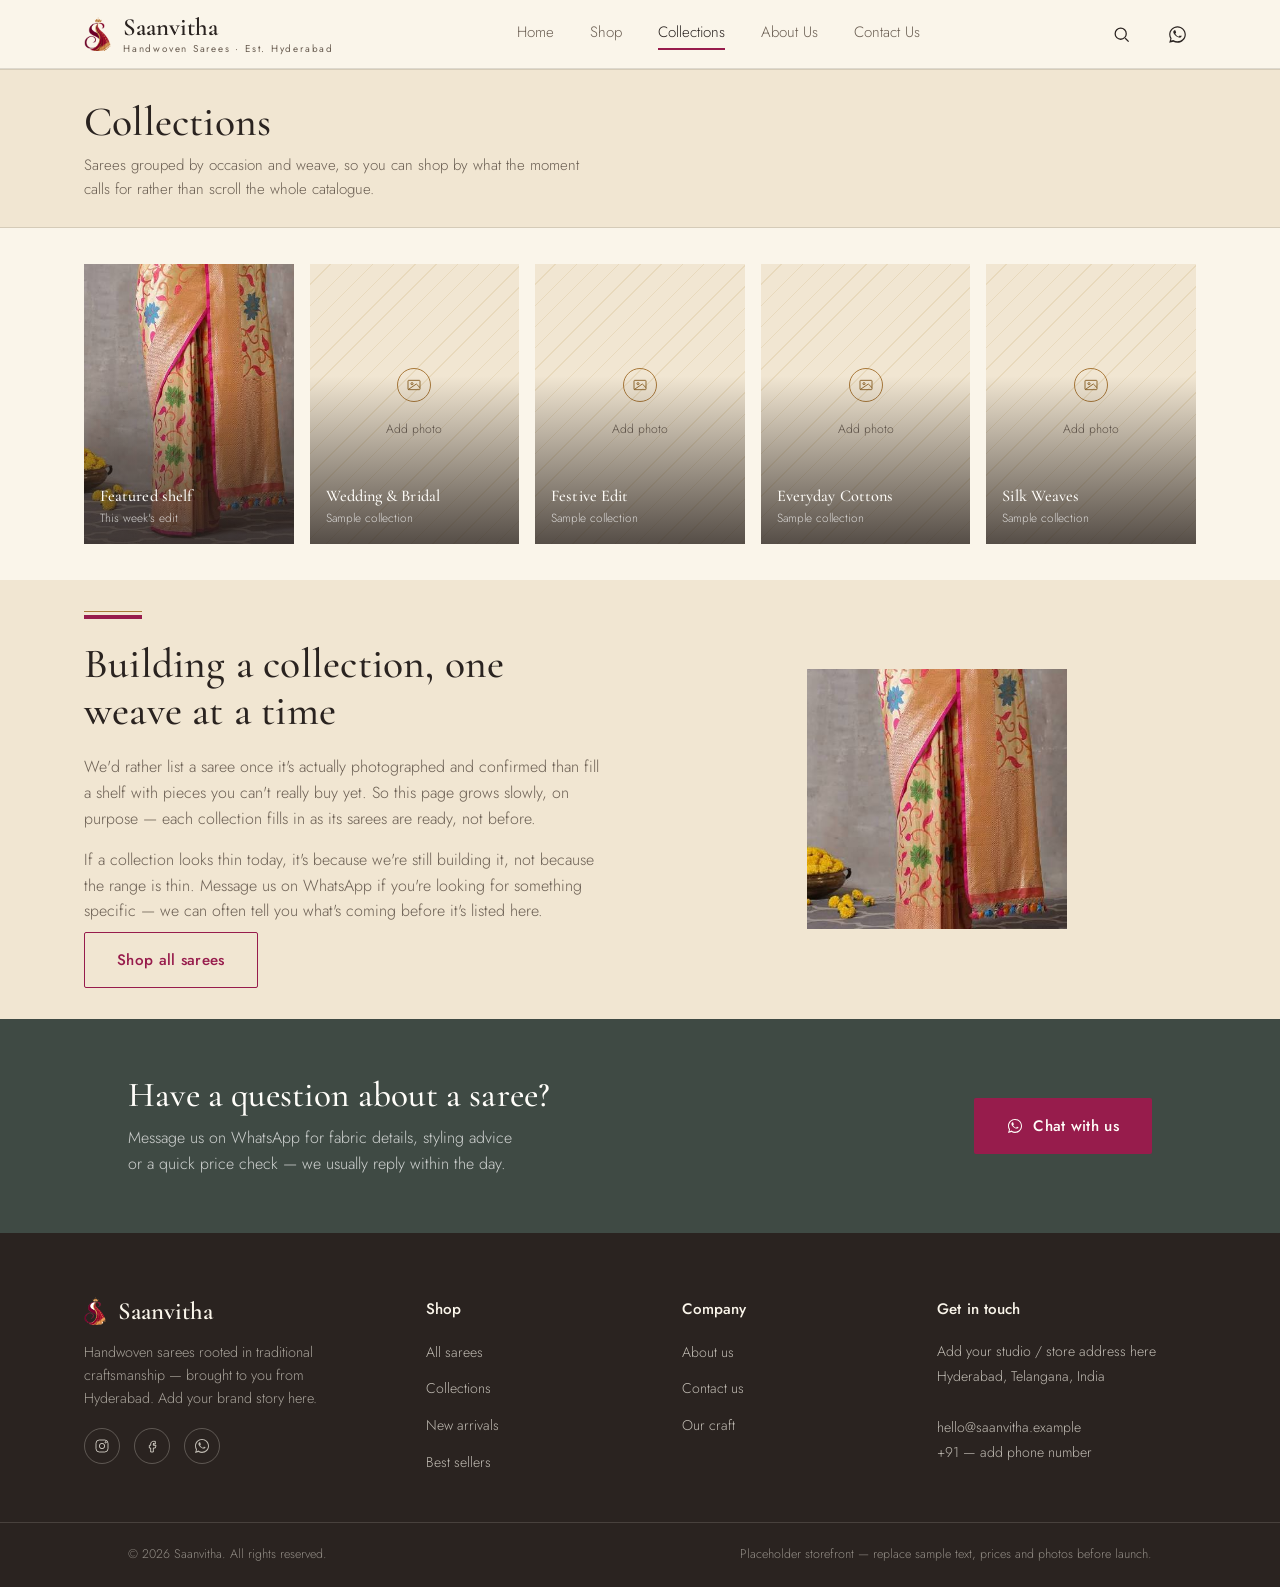
<file: collections.html>
<!DOCTYPE html>
<html lang="en">
<head>
<meta charset="UTF-8">
<meta name="viewport" content="width=device-width, initial-scale=1.0">
<!-- SVG favicon omitted: illustrated icon needs raster favicons for crisp small-size rendering -->
<link rel="icon" type="image/png" sizes="32x32" href="images/favicon-32.png">
<link rel="icon" type="image/png" sizes="192x192" href="images/favicon-192.png">
<link rel="apple-touch-icon" href="images/apple-touch-icon.png">
<link rel="preconnect" href="https://fonts.googleapis.com">
<link rel="preconnect" href="https://fonts.gstatic.com" crossorigin>
<link href="https://fonts.googleapis.com/css2?family=Cormorant+Garamond:ital,wght@0,400;0,500;0,600;1,400;1,500&family=Jost:wght@300;400;500;600&display=swap" rel="stylesheet">
<link rel="stylesheet" href="css/styles.css?v=35">
  <title>Collections | Saanvitha</title>
  <meta name="description" content="Explore handloom saree collections by occasion and weave.">
</head>
<body>
  <header class="site-header">
    <div class="header-inner">
      <a href="index.html" class="brand"><img src="images/logo-icon-illustrated.png" alt="" class="brand-icon" width="27" height="34"><span class="brand-text">Saanvitha<span class="tagline">Handwoven Sarees &middot; Est. Hyderabad</span></span></a>
      <nav class="main-nav" aria-label="Primary">
        <a href="index.html">Home</a>
        <a href="shop.html">Shop</a>
        <a href="collections.html" class="active">Collections</a>
        <a href="about.html">About Us</a>
        <a href="contact.html">Contact Us</a>
      </nav>
      <div class="header-actions">
        <button class="icon-btn" id="search-toggle" aria-label="Search sarees" aria-expanded="false">
          <svg viewBox="0 0 24 24" fill="none" stroke="currentColor" stroke-width="1.6"><circle cx="11" cy="11" r="7"/><path d="M21 21l-4.3-4.3"/></svg>
        </button>
        <a href="https://wa.me/919999999999?text=Hi%20Saanvitha%2C%20I%20would%20like%20to%20know%20more%20about%20your%20sarees." target="_blank" rel="noopener" class="icon-btn" aria-label="Chat on WhatsApp">
          <svg viewBox="0 0 32 32" fill="currentColor"><path d="M16 2C8.3 2 2 8.3 2 16c0 2.6.7 5.1 2 7.3L2 30l6.9-1.8c2.1 1.2 4.5 1.8 7.1 1.8 7.7 0 14-6.3 14-14S23.7 2 16 2zm0 25.3c-2.3 0-4.5-.6-6.4-1.8l-.5-.3-4.1 1.1 1.1-4-.3-.5C4.6 20 4 18 4 16 4 9.4 9.4 4 16 4s12 5.4 12 12-5.4 11.3-12 11.3zm6.6-8.4c-.4-.2-2.1-1-2.4-1.2-.3-.1-.6-.2-.8.2-.2.4-.9 1.2-1.1 1.4-.2.2-.4.3-.8.1-.4-.2-1.6-.6-3-1.9-1.1-1-1.9-2.2-2.1-2.6-.2-.4 0-.6.2-.8.2-.2.4-.4.6-.7.2-.2.3-.4.4-.7.1-.3 0-.5 0-.7-.1-.2-.8-2-1.1-2.7-.3-.7-.6-.6-.8-.6h-.7c-.2 0-.6.1-.9.4-.3.4-1.2 1.1-1.2 2.8s1.2 3.2 1.4 3.4c.2.2 2.4 3.7 5.9 5.1.8.3 1.5.6 2 .7.8.3 1.6.2 2.2.1.7-.1 2.1-.9 2.4-1.7.3-.8.3-1.5.2-1.7-.1-.2-.3-.3-.7-.5z"/></svg>
        </a>
        <button class="menu-toggle" aria-label="Toggle menu" aria-expanded="false">
          <span></span><span></span><span></span>
        </button>
      </div>
    </div>
  </header>
  <div class="search-bar" id="site-search-bar">
    <div class="search-bar-inner">
      <svg viewBox="0 0 24 24" fill="none" stroke="currentColor" stroke-width="1.6"><circle cx="11" cy="11" r="7"/><path d="M21 21l-4.3-4.3"/></svg>
      <input type="search" id="site-search-input" placeholder="Search by saree, colour or fabric…" aria-label="Search sarees">
      <button class="search-bar-close" id="search-close" aria-label="Close search">
        <svg viewBox="0 0 24 24" fill="none" stroke="currentColor" stroke-width="1.6"><path d="M6 6l12 12M18 6L6 18"/></svg>
      </button>
    </div>
  </div>
  <nav class="mobile-nav" aria-label="Primary mobile">
        <a href="index.html">Home</a>
        <a href="shop.html">Shop</a>
        <a href="collections.html" class="active">Collections</a>
        <a href="about.html">About Us</a>
        <a href="contact.html">Contact Us</a>
      </nav>
  <section class="page-header compact">
    <div class="container">
      <h1>Collections</h1>
      <p class="lede">Sarees grouped by occasion and weave, so you can shop by what the moment calls for rather than scroll the whole catalogue.</p>
    </div>
  </section>

  <section class="section" style="padding-top:36px; padding-bottom:36px;">
    <div class="container">
      <div class="collection-grid compact">
        <a href="shop.html" class="collection-card">
        <img src="images/heritage-saree.jpg" alt="Handloom saree">
        <div class="overlay">
          <h3>Featured shelf</h3>
          <span>This week's edit</span>
        </div>
      </a>
        <a href="shop.html" class="collection-card">
        <div class="placeholder-media">
        <div class="ph-mark"><svg viewBox="0 0 24 24" fill="none" stroke="currentColor" stroke-width="1.4"><rect x="3" y="5" width="18" height="14" rx="1"/><circle cx="9" cy="10" r="1.6"/><path d="M21 16l-5.5-5.5L3 19"/></svg></div>
        <span>Add photo</span>
      </div>
        <div class="overlay">
          <h3>Wedding &amp; Bridal</h3>
          <span>Sample collection</span>
        </div>
      </a>
        <a href="shop.html" class="collection-card">
        <div class="placeholder-media">
        <div class="ph-mark"><svg viewBox="0 0 24 24" fill="none" stroke="currentColor" stroke-width="1.4"><rect x="3" y="5" width="18" height="14" rx="1"/><circle cx="9" cy="10" r="1.6"/><path d="M21 16l-5.5-5.5L3 19"/></svg></div>
        <span>Add photo</span>
      </div>
        <div class="overlay">
          <h3>Festive Edit</h3>
          <span>Sample collection</span>
        </div>
      </a>
        <a href="shop.html" class="collection-card">
        <div class="placeholder-media">
        <div class="ph-mark"><svg viewBox="0 0 24 24" fill="none" stroke="currentColor" stroke-width="1.4"><rect x="3" y="5" width="18" height="14" rx="1"/><circle cx="9" cy="10" r="1.6"/><path d="M21 16l-5.5-5.5L3 19"/></svg></div>
        <span>Add photo</span>
      </div>
        <div class="overlay">
          <h3>Everyday Cottons</h3>
          <span>Sample collection</span>
        </div>
      </a>
        <a href="shop.html" class="collection-card">
        <div class="placeholder-media">
        <div class="ph-mark"><svg viewBox="0 0 24 24" fill="none" stroke="currentColor" stroke-width="1.4"><rect x="3" y="5" width="18" height="14" rx="1"/><circle cx="9" cy="10" r="1.6"/><path d="M21 16l-5.5-5.5L3 19"/></svg></div>
        <span>Add photo</span>
      </div>
        <div class="overlay">
          <h3>Silk Weaves</h3>
          <span>Sample collection</span>
        </div>
      </a>
      </div>
    </div>
  </section>

  <section class="section alt">
    <div class="container">
      <div class="story-block reverse">
        <div class="story-media compact">
          <img src="images/heritage-saree.jpg" alt="Handloom saree, border detail">
        </div>
        <div class="story-copy">
          <div class="kinara"></div>
          <h2>Building a collection, one weave at a time</h2>
          <p>We'd rather list a saree once it's actually photographed and confirmed than fill a shelf with pieces you can't really buy yet. So this page grows slowly, on purpose &mdash; each collection fills in as its sarees are ready, not before.</p>
          <p>If a collection looks thin today, it's because we're still building it, not because the range is thin. Message us on WhatsApp if you're looking for something specific &mdash; we can often tell you what's coming before it's listed here.</p>
          <a href="shop.html" class="btn btn-ghost" style="margin-top:8px;">Shop all sarees</a>
        </div>
      </div>
    </div>
  </section>
  <section class="wa-banner">
    <div class="container">
      <div>
        <h2>Have a question about a saree?</h2>
        <p>Message us on WhatsApp for fabric details, styling advice or a quick price check &mdash; we usually reply within the day.</p>
      </div>
      <a href="https://wa.me/919999999999?text=Hi%20Saanvitha%2C%20I%20have%20a%20question%20about%20your%20sarees." target="_blank" rel="noopener" class="btn btn-primary">
        <svg class="wa-icon" viewBox="0 0 32 32" fill="currentColor"><path d="M16 2C8.3 2 2 8.3 2 16c0 2.6.7 5.1 2 7.3L2 30l6.9-1.8c2.1 1.2 4.5 1.8 7.1 1.8 7.7 0 14-6.3 14-14S23.7 2 16 2zm0 25.3c-2.3 0-4.5-.6-6.4-1.8l-.5-.3-4.1 1.1 1.1-4-.3-.5C4.6 20 4 18 4 16 4 9.4 9.4 4 16 4s12 5.4 12 12-5.4 11.3-12 11.3zm6.6-8.4c-.4-.2-2.1-1-2.4-1.2-.3-.1-.6-.2-.8.2-.2.4-.9 1.2-1.1 1.4-.2.2-.4.3-.8.1-.4-.2-1.6-.6-3-1.9-1.1-1-1.9-2.2-2.1-2.6-.2-.4 0-.6.2-.8.2-.2.4-.4.6-.7.2-.2.3-.4.4-.7.1-.3 0-.5 0-.7-.1-.2-.8-2-1.1-2.7-.3-.7-.6-.6-.8-.6h-.7c-.2 0-.6.1-.9.4-.3.4-1.2 1.1-1.2 2.8s1.2 3.2 1.4 3.4c.2.2 2.4 3.7 5.9 5.1.8.3 1.5.6 2 .7.8.3 1.6.2 2.2.1.7-.1 2.1-.9 2.4-1.7.3-.8.3-1.5.2-1.7-.1-.2-.3-.3-.7-.5z"/></svg>
        Chat with us
      </a>
    </div>
  </section>

  <footer class="site-footer">
    <div class="footer-top">
      <div class="footer-brand">
        <a href="index.html" class="brand"><img src="images/logo-icon-illustrated.png" alt="" class="brand-icon" width="22" height="28"><span class="brand-text">Saanvitha</span></a>
        <p>Handwoven sarees rooted in traditional craftsmanship &mdash; brought to you from Hyderabad. Add your brand story here.</p>
        <div class="social-row">
          <a href="#" aria-label="Instagram"><svg viewBox="0 0 24 24" fill="none" stroke="currentColor" stroke-width="1.5"><rect x="3" y="3" width="18" height="18" rx="5"/><circle cx="12" cy="12" r="4"/><circle cx="17.5" cy="6.5" r="1"/></svg></a>
          <a href="#" aria-label="Facebook"><svg viewBox="0 0 24 24" fill="none" stroke="currentColor" stroke-width="1.5"><path d="M14 9h3V5h-3c-2.2 0-4 1.8-4 4v2H8v4h2v6h4v-6h3l1-4h-4V9c0-.6.4-1 1-1z"/></svg></a>
          <a href="https://wa.me/919999999999?text=Hi%20Saanvitha%21" target="_blank" rel="noopener" aria-label="WhatsApp"><svg viewBox="0 0 32 32" fill="currentColor"><path d="M16 2C8.3 2 2 8.3 2 16c0 2.6.7 5.1 2 7.3L2 30l6.9-1.8c2.1 1.2 4.5 1.8 7.1 1.8 7.7 0 14-6.3 14-14S23.7 2 16 2zm0 25.3c-2.3 0-4.5-.6-6.4-1.8l-.5-.3-4.1 1.1 1.1-4-.3-.5C4.6 20 4 18 4 16 4 9.4 9.4 4 16 4s12 5.4 12 12-5.4 11.3-12 11.3zm6.6-8.4c-.4-.2-2.1-1-2.4-1.2-.3-.1-.6-.2-.8.2-.2.4-.9 1.2-1.1 1.4-.2.2-.4.3-.8.1-.4-.2-1.6-.6-3-1.9-1.1-1-1.9-2.2-2.1-2.6-.2-.4 0-.6.2-.8.2-.2.4-.4.6-.7.2-.2.3-.4.4-.7.1-.3 0-.5 0-.7-.1-.2-.8-2-1.1-2.7-.3-.7-.6-.6-.8-.6h-.7c-.2 0-.6.1-.9.4-.3.4-1.2 1.1-1.2 2.8s1.2 3.2 1.4 3.4c.2.2 2.4 3.7 5.9 5.1.8.3 1.5.6 2 .7.8.3 1.6.2 2.2.1.7-.1 2.1-.9 2.4-1.7.3-.8.3-1.5.2-1.7-.1-.2-.3-.3-.7-.5z"/></svg></a>
        </div>
      </div>
      <div class="footer-col">
        <h4>Shop</h4>
        <ul>
          <li><a href="shop.html">All sarees</a></li>
          <li><a href="collections.html">Collections</a></li>
          <li><a href="shop.html">New arrivals</a></li>
          <li><a href="shop.html">Best sellers</a></li>
        </ul>
      </div>
      <div class="footer-col">
        <h4>Company</h4>
        <ul>
          <li><a href="about.html">About us</a></li>
          <li><a href="contact.html">Contact us</a></li>
          <li><a href="about.html#craft">Our craft</a></li>
        </ul>
      </div>
      <div class="footer-col">
        <h4>Get in touch</h4>
        <address>
          Add your studio / store address here<br>
          Hyderabad, Telangana, India<br><br>
          <a href="mailto:hello@saanvitha.example">hello@saanvitha.example</a><br>
          <a href="tel:+91XXXXXXXXXX">+91 &mdash; add phone number</a>
        </address>
      </div>
    </div>
    <div class="footer-bottom">
      <div class="container">
        <span>&copy; 2026 Saanvitha. All rights reserved.</span>
        <span>Placeholder storefront &mdash; replace sample text, prices and photos before launch.</span>
      </div>
    </div>
  </footer>

  <script src="js/products.js?v=35"></script>
  <script src="js/main.js?v=35"></script>
</body>
</html>
</file>
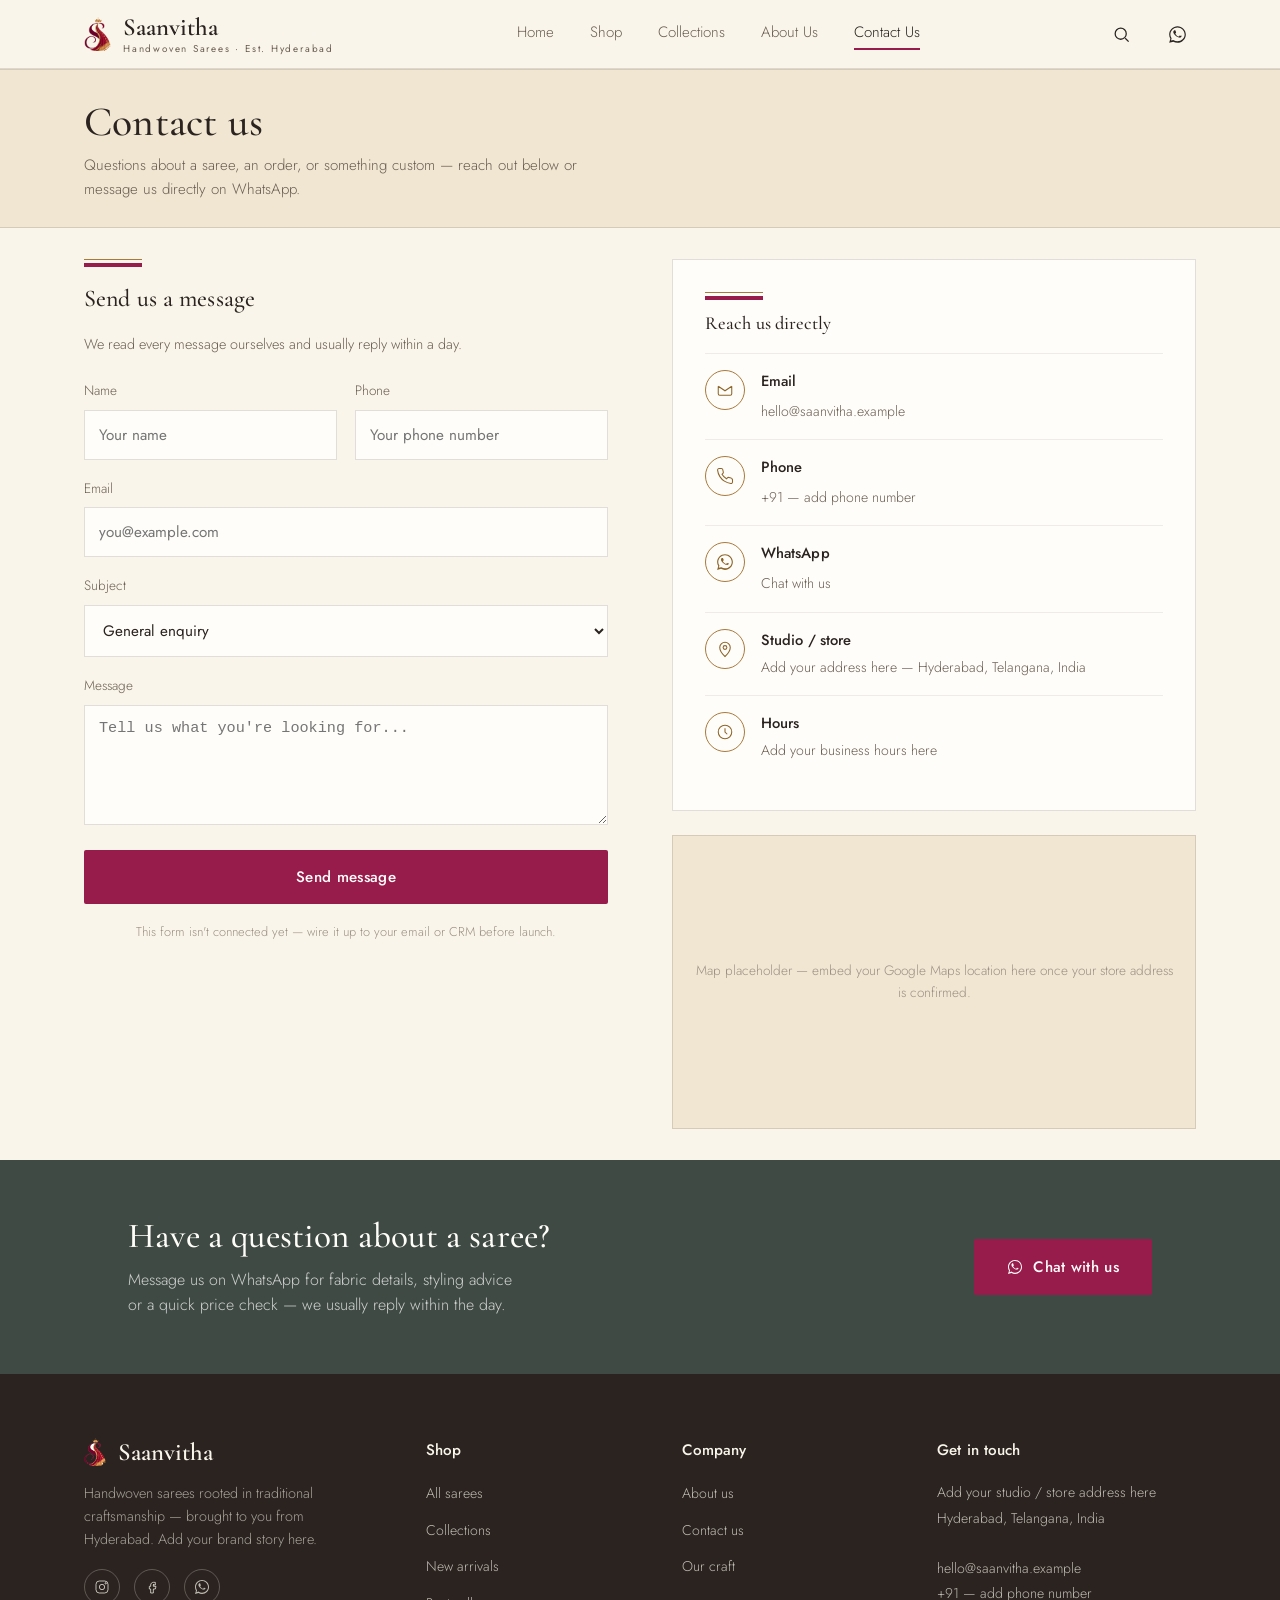
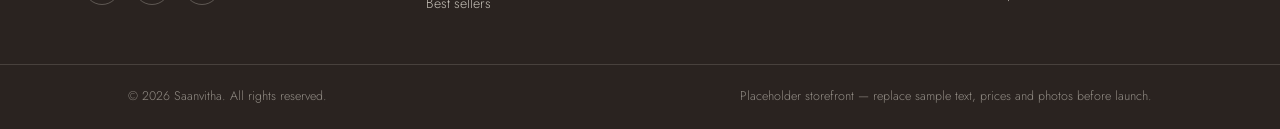
<file: contact.html>
<!DOCTYPE html>
<html lang="en">
<head>
<meta charset="UTF-8">
<meta name="viewport" content="width=device-width, initial-scale=1.0">
<!-- SVG favicon omitted: illustrated icon needs raster favicons for crisp small-size rendering -->
<link rel="icon" type="image/png" sizes="32x32" href="images/favicon-32.png">
<link rel="icon" type="image/png" sizes="192x192" href="images/favicon-192.png">
<link rel="apple-touch-icon" href="images/apple-touch-icon.png">
<link rel="preconnect" href="https://fonts.googleapis.com">
<link rel="preconnect" href="https://fonts.gstatic.com" crossorigin>
<link href="https://fonts.googleapis.com/css2?family=Cormorant+Garamond:ital,wght@0,400;0,500;0,600;1,400;1,500&family=Jost:wght@300;400;500;600&display=swap" rel="stylesheet">
<link rel="stylesheet" href="css/styles.css?v=35">
  <title>Contact Us | Saanvitha</title>
  <meta name="description" content="Get in touch with Saanvitha by email, phone or WhatsApp.">
</head>
<body>
  <header class="site-header">
    <div class="header-inner">
      <a href="index.html" class="brand"><img src="images/logo-icon-illustrated.png" alt="" class="brand-icon" width="27" height="34"><span class="brand-text">Saanvitha<span class="tagline">Handwoven Sarees &middot; Est. Hyderabad</span></span></a>
      <nav class="main-nav" aria-label="Primary">
        <a href="index.html">Home</a>
        <a href="shop.html">Shop</a>
        <a href="collections.html">Collections</a>
        <a href="about.html">About Us</a>
        <a href="contact.html" class="active">Contact Us</a>
      </nav>
      <div class="header-actions">
        <button class="icon-btn" id="search-toggle" aria-label="Search sarees" aria-expanded="false">
          <svg viewBox="0 0 24 24" fill="none" stroke="currentColor" stroke-width="1.6"><circle cx="11" cy="11" r="7"/><path d="M21 21l-4.3-4.3"/></svg>
        </button>
        <a href="https://wa.me/919999999999?text=Hi%20Saanvitha%2C%20I%20would%20like%20to%20know%20more%20about%20your%20sarees." target="_blank" rel="noopener" class="icon-btn" aria-label="Chat on WhatsApp">
          <svg viewBox="0 0 32 32" fill="currentColor"><path d="M16 2C8.3 2 2 8.3 2 16c0 2.6.7 5.1 2 7.3L2 30l6.9-1.8c2.1 1.2 4.5 1.8 7.1 1.8 7.7 0 14-6.3 14-14S23.7 2 16 2zm0 25.3c-2.3 0-4.5-.6-6.4-1.8l-.5-.3-4.1 1.1 1.1-4-.3-.5C4.6 20 4 18 4 16 4 9.4 9.4 4 16 4s12 5.4 12 12-5.4 11.3-12 11.3zm6.6-8.4c-.4-.2-2.1-1-2.4-1.2-.3-.1-.6-.2-.8.2-.2.4-.9 1.2-1.1 1.4-.2.2-.4.3-.8.1-.4-.2-1.6-.6-3-1.9-1.1-1-1.9-2.2-2.1-2.6-.2-.4 0-.6.2-.8.2-.2.4-.4.6-.7.2-.2.3-.4.4-.7.1-.3 0-.5 0-.7-.1-.2-.8-2-1.1-2.7-.3-.7-.6-.6-.8-.6h-.7c-.2 0-.6.1-.9.4-.3.4-1.2 1.1-1.2 2.8s1.2 3.2 1.4 3.4c.2.2 2.4 3.7 5.9 5.1.8.3 1.5.6 2 .7.8.3 1.6.2 2.2.1.7-.1 2.1-.9 2.4-1.7.3-.8.3-1.5.2-1.7-.1-.2-.3-.3-.7-.5z"/></svg>
        </a>
        <button class="menu-toggle" aria-label="Toggle menu" aria-expanded="false">
          <span></span><span></span><span></span>
        </button>
      </div>
    </div>
  </header>
  <div class="search-bar" id="site-search-bar">
    <div class="search-bar-inner">
      <svg viewBox="0 0 24 24" fill="none" stroke="currentColor" stroke-width="1.6"><circle cx="11" cy="11" r="7"/><path d="M21 21l-4.3-4.3"/></svg>
      <input type="search" id="site-search-input" placeholder="Search by saree, colour or fabric…" aria-label="Search sarees">
      <button class="search-bar-close" id="search-close" aria-label="Close search">
        <svg viewBox="0 0 24 24" fill="none" stroke="currentColor" stroke-width="1.6"><path d="M6 6l12 12M18 6L6 18"/></svg>
      </button>
    </div>
  </div>
  <nav class="mobile-nav" aria-label="Primary mobile">
        <a href="index.html">Home</a>
        <a href="shop.html">Shop</a>
        <a href="collections.html">Collections</a>
        <a href="about.html">About Us</a>
        <a href="contact.html" class="active">Contact Us</a>
      </nav>
  <section class="page-header compact">
    <div class="container">
      <h1>Contact us</h1>
      <p class="lede">Questions about a saree, an order, or something custom &mdash; reach out below or message us directly on WhatsApp.</p>
    </div>
  </section>

  <section class="section">
    <div class="container">
      <div class="contact-layout">
        <form class="contact-form" onsubmit="return false;">
          <div class="kinara"></div>
          <h2 style="font-size:1.5rem; margin-bottom:2px;">Send us a message</h2>
          <p style="font-size:0.9rem; color:var(--ink-soft); margin-bottom:6px;">We read every message ourselves and usually reply within a day.</p>
          <div class="form-row">
            <div class="field">
              <label for="c-name">Name</label>
              <input id="c-name" type="text" placeholder="Your name" required>
            </div>
            <div class="field">
              <label for="c-phone">Phone</label>
              <input id="c-phone" type="tel" placeholder="Your phone number">
            </div>
          </div>
          <div class="field">
            <label for="c-email">Email</label>
            <input id="c-email" type="email" placeholder="you@example.com" required>
          </div>
          <div class="field">
            <label for="c-subject">Subject</label>
            <select id="c-subject">
              <option>General enquiry</option>
              <option>Order enquiry</option>
              <option>Custom saree request</option>
              <option>Bulk / wholesale</option>
            </select>
          </div>
          <div class="field">
            <label for="c-message">Message</label>
            <textarea id="c-message" placeholder="Tell us what you're looking for..." required></textarea>
          </div>
          <button type="submit" class="btn btn-primary btn-block">Send message</button>
          <p style="font-size:0.8rem;color:var(--ink-faint);text-align:center;">This form isn't connected yet &mdash; wire it up to your email or CRM before launch.</p>
        </form>

        <div>
          <div class="contact-info-card">
            <div class="kinara" style="margin-bottom:20px;"></div>
            <h3 style="font-size:1.15rem; margin-bottom:18px; margin-top:-8px;">Reach us directly</h3>
            <div class="row">
              <div class="icon"><svg viewBox="0 0 24 24" fill="none" stroke="currentColor" stroke-width="1.4"><path d="M3 7l9 6 9-6M3 7v10a2 2 0 002 2h14a2 2 0 002-2V7"/></svg></div>
              <div><h4>Email</h4><a href="mailto:hello@saanvitha.example">hello@saanvitha.example</a></div>
            </div>
            <div class="row">
              <div class="icon"><svg viewBox="0 0 24 24" fill="none" stroke="currentColor" stroke-width="1.4"><path d="M22 16.9v3a2 2 0 01-2.2 2 19.8 19.8 0 01-8.6-3.1 19.5 19.5 0 01-6-6A19.8 19.8 0 012.1 4.2 2 2 0 014.1 2h3a2 2 0 012 1.7c.1.9.3 1.8.6 2.7a2 2 0 01-.5 2.1L8 9.7a16 16 0 006 6l1.2-1.2a2 2 0 012.1-.5c.9.3 1.8.5 2.7.6a2 2 0 011.7 2z"/></svg></div>
              <div><h4>Phone</h4><a href="tel:+91XXXXXXXXXX">+91 &mdash; add phone number</a></div>
            </div>
            <div class="row">
              <div class="icon"><svg viewBox="0 0 32 32" fill="currentColor"><path d="M16 2C8.3 2 2 8.3 2 16c0 2.6.7 5.1 2 7.3L2 30l6.9-1.8c2.1 1.2 4.5 1.8 7.1 1.8 7.7 0 14-6.3 14-14S23.7 2 16 2zm0 25.3c-2.3 0-4.5-.6-6.4-1.8l-.5-.3-4.1 1.1 1.1-4-.3-.5C4.6 20 4 18 4 16 4 9.4 9.4 4 16 4s12 5.4 12 12-5.4 11.3-12 11.3zm6.6-8.4c-.4-.2-2.1-1-2.4-1.2-.3-.1-.6-.2-.8.2-.2.4-.9 1.2-1.1 1.4-.2.2-.4.3-.8.1-.4-.2-1.6-.6-3-1.9-1.1-1-1.9-2.2-2.1-2.6-.2-.4 0-.6.2-.8.2-.2.4-.4.6-.7.2-.2.3-.4.4-.7.1-.3 0-.5 0-.7-.1-.2-.8-2-1.1-2.7-.3-.7-.6-.6-.8-.6h-.7c-.2 0-.6.1-.9.4-.3.4-1.2 1.1-1.2 2.8s1.2 3.2 1.4 3.4c.2.2 2.4 3.7 5.9 5.1.8.3 1.5.6 2 .7.8.3 1.6.2 2.2.1.7-.1 2.1-.9 2.4-1.7.3-.8.3-1.5.2-1.7-.1-.2-.3-.3-.7-.5z"/></svg></div>
              <div><h4>WhatsApp</h4><a href="https://wa.me/919999999999?text=Hi%20Saanvitha%2C%20I%20would%20like%20to%20get%20in%20touch." target="_blank" rel="noopener">Chat with us</a></div>
            </div>
            <div class="row">
              <div class="icon"><svg viewBox="0 0 24 24" fill="none" stroke="currentColor" stroke-width="1.4"><path d="M12 22s7-6.5 7-12a7 7 0 00-14 0c0 5.5 7 12 7 12z"/><circle cx="12" cy="10" r="2.5"/></svg></div>
              <div><h4>Studio / store</h4><p>Add your address here &mdash; Hyderabad, Telangana, India</p></div>
            </div>
            <div class="row">
              <div class="icon"><svg viewBox="0 0 24 24" fill="none" stroke="currentColor" stroke-width="1.4"><circle cx="12" cy="12" r="9"/><path d="M12 7v5l3 3"/></svg></div>
              <div><h4>Hours</h4><p>Add your business hours here</p></div>
            </div>
          </div>
          <div class="map-frame">Map placeholder &mdash; embed your Google Maps location here once your store address is confirmed.</div>
        </div>
      </div>
    </div>
  </section>
  <section class="wa-banner">
    <div class="container">
      <div>
        <h2>Have a question about a saree?</h2>
        <p>Message us on WhatsApp for fabric details, styling advice or a quick price check &mdash; we usually reply within the day.</p>
      </div>
      <a href="https://wa.me/919999999999?text=Hi%20Saanvitha%2C%20I%20have%20a%20question%20about%20your%20sarees." target="_blank" rel="noopener" class="btn btn-primary">
        <svg class="wa-icon" viewBox="0 0 32 32" fill="currentColor"><path d="M16 2C8.3 2 2 8.3 2 16c0 2.6.7 5.1 2 7.3L2 30l6.9-1.8c2.1 1.2 4.5 1.8 7.1 1.8 7.7 0 14-6.3 14-14S23.7 2 16 2zm0 25.3c-2.3 0-4.5-.6-6.4-1.8l-.5-.3-4.1 1.1 1.1-4-.3-.5C4.6 20 4 18 4 16 4 9.4 9.4 4 16 4s12 5.4 12 12-5.4 11.3-12 11.3zm6.6-8.4c-.4-.2-2.1-1-2.4-1.2-.3-.1-.6-.2-.8.2-.2.4-.9 1.2-1.1 1.4-.2.2-.4.3-.8.1-.4-.2-1.6-.6-3-1.9-1.1-1-1.9-2.2-2.1-2.6-.2-.4 0-.6.2-.8.2-.2.4-.4.6-.7.2-.2.3-.4.4-.7.1-.3 0-.5 0-.7-.1-.2-.8-2-1.1-2.7-.3-.7-.6-.6-.8-.6h-.7c-.2 0-.6.1-.9.4-.3.4-1.2 1.1-1.2 2.8s1.2 3.2 1.4 3.4c.2.2 2.4 3.7 5.9 5.1.8.3 1.5.6 2 .7.8.3 1.6.2 2.2.1.7-.1 2.1-.9 2.4-1.7.3-.8.3-1.5.2-1.7-.1-.2-.3-.3-.7-.5z"/></svg>
        Chat with us
      </a>
    </div>
  </section>

  <footer class="site-footer">
    <div class="footer-top">
      <div class="footer-brand">
        <a href="index.html" class="brand"><img src="images/logo-icon-illustrated.png" alt="" class="brand-icon" width="22" height="28"><span class="brand-text">Saanvitha</span></a>
        <p>Handwoven sarees rooted in traditional craftsmanship &mdash; brought to you from Hyderabad. Add your brand story here.</p>
        <div class="social-row">
          <a href="#" aria-label="Instagram"><svg viewBox="0 0 24 24" fill="none" stroke="currentColor" stroke-width="1.5"><rect x="3" y="3" width="18" height="18" rx="5"/><circle cx="12" cy="12" r="4"/><circle cx="17.5" cy="6.5" r="1"/></svg></a>
          <a href="#" aria-label="Facebook"><svg viewBox="0 0 24 24" fill="none" stroke="currentColor" stroke-width="1.5"><path d="M14 9h3V5h-3c-2.2 0-4 1.8-4 4v2H8v4h2v6h4v-6h3l1-4h-4V9c0-.6.4-1 1-1z"/></svg></a>
          <a href="https://wa.me/919999999999?text=Hi%20Saanvitha%21" target="_blank" rel="noopener" aria-label="WhatsApp"><svg viewBox="0 0 32 32" fill="currentColor"><path d="M16 2C8.3 2 2 8.3 2 16c0 2.6.7 5.1 2 7.3L2 30l6.9-1.8c2.1 1.2 4.5 1.8 7.1 1.8 7.7 0 14-6.3 14-14S23.7 2 16 2zm0 25.3c-2.3 0-4.5-.6-6.4-1.8l-.5-.3-4.1 1.1 1.1-4-.3-.5C4.6 20 4 18 4 16 4 9.4 9.4 4 16 4s12 5.4 12 12-5.4 11.3-12 11.3zm6.6-8.4c-.4-.2-2.1-1-2.4-1.2-.3-.1-.6-.2-.8.2-.2.4-.9 1.2-1.1 1.4-.2.2-.4.3-.8.1-.4-.2-1.6-.6-3-1.9-1.1-1-1.9-2.2-2.1-2.6-.2-.4 0-.6.2-.8.2-.2.4-.4.6-.7.2-.2.3-.4.4-.7.1-.3 0-.5 0-.7-.1-.2-.8-2-1.1-2.7-.3-.7-.6-.6-.8-.6h-.7c-.2 0-.6.1-.9.4-.3.4-1.2 1.1-1.2 2.8s1.2 3.2 1.4 3.4c.2.2 2.4 3.7 5.9 5.1.8.3 1.5.6 2 .7.8.3 1.6.2 2.2.1.7-.1 2.1-.9 2.4-1.7.3-.8.3-1.5.2-1.7-.1-.2-.3-.3-.7-.5z"/></svg></a>
        </div>
      </div>
      <div class="footer-col">
        <h4>Shop</h4>
        <ul>
          <li><a href="shop.html">All sarees</a></li>
          <li><a href="collections.html">Collections</a></li>
          <li><a href="shop.html">New arrivals</a></li>
          <li><a href="shop.html">Best sellers</a></li>
        </ul>
      </div>
      <div class="footer-col">
        <h4>Company</h4>
        <ul>
          <li><a href="about.html">About us</a></li>
          <li><a href="contact.html">Contact us</a></li>
          <li><a href="about.html#craft">Our craft</a></li>
        </ul>
      </div>
      <div class="footer-col">
        <h4>Get in touch</h4>
        <address>
          Add your studio / store address here<br>
          Hyderabad, Telangana, India<br><br>
          <a href="mailto:hello@saanvitha.example">hello@saanvitha.example</a><br>
          <a href="tel:+91XXXXXXXXXX">+91 &mdash; add phone number</a>
        </address>
      </div>
    </div>
    <div class="footer-bottom">
      <div class="container">
        <span>&copy; 2026 Saanvitha. All rights reserved.</span>
        <span>Placeholder storefront &mdash; replace sample text, prices and photos before launch.</span>
      </div>
    </div>
  </footer>

  <script src="js/products.js?v=35"></script>
  <script src="js/main.js?v=35"></script>
</body>
</html>
</file>
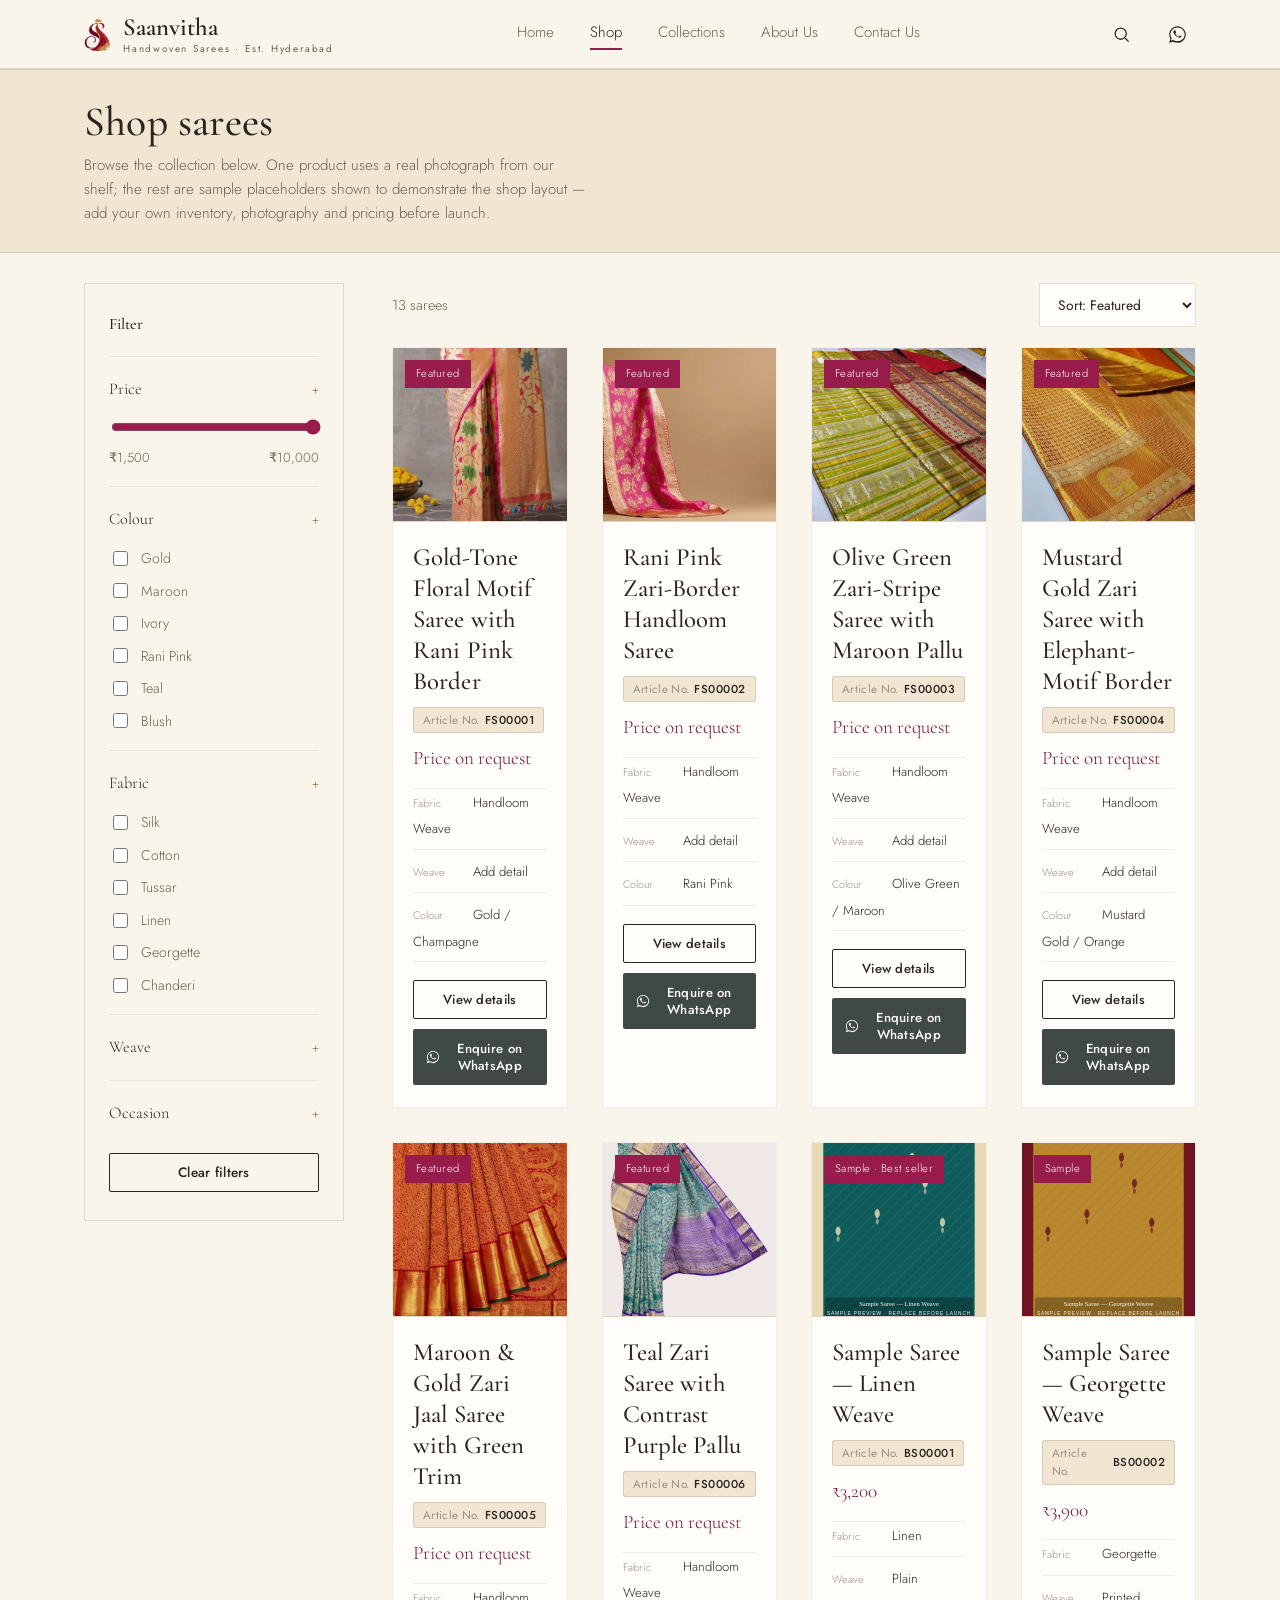
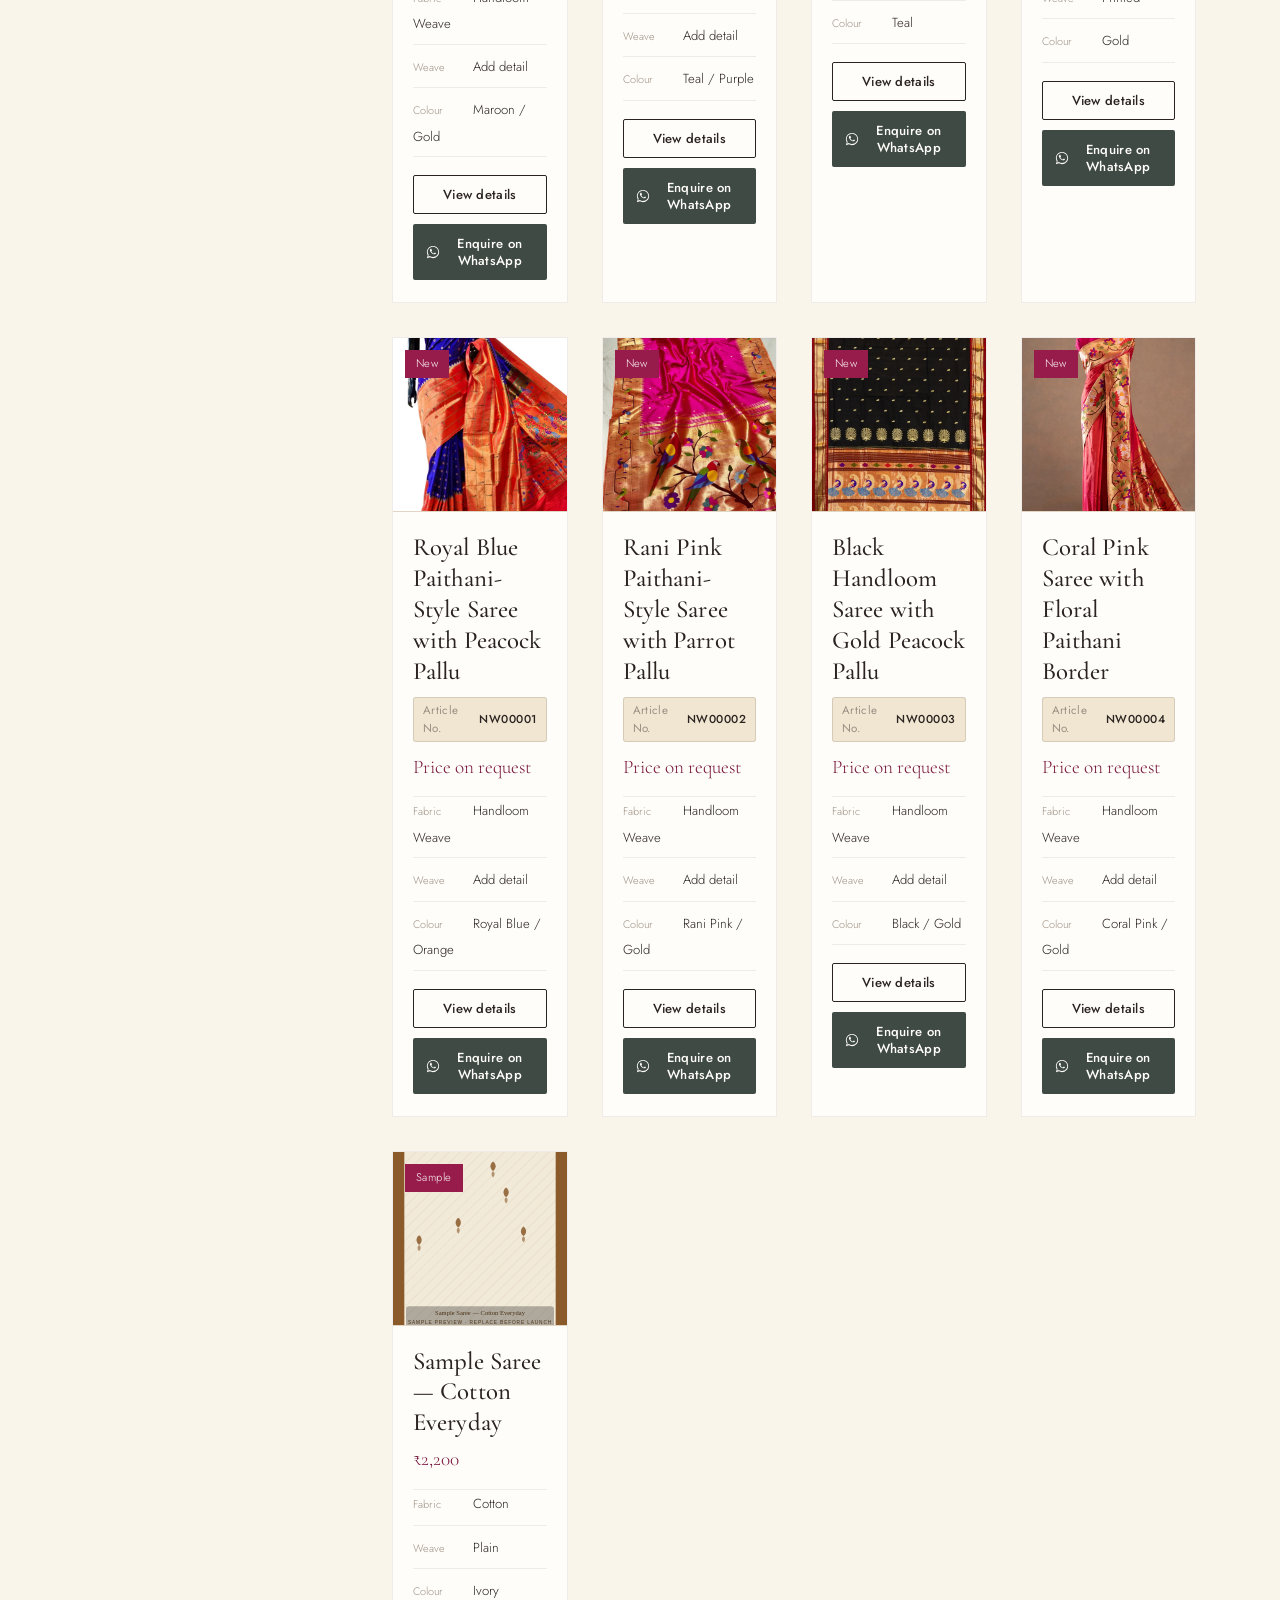
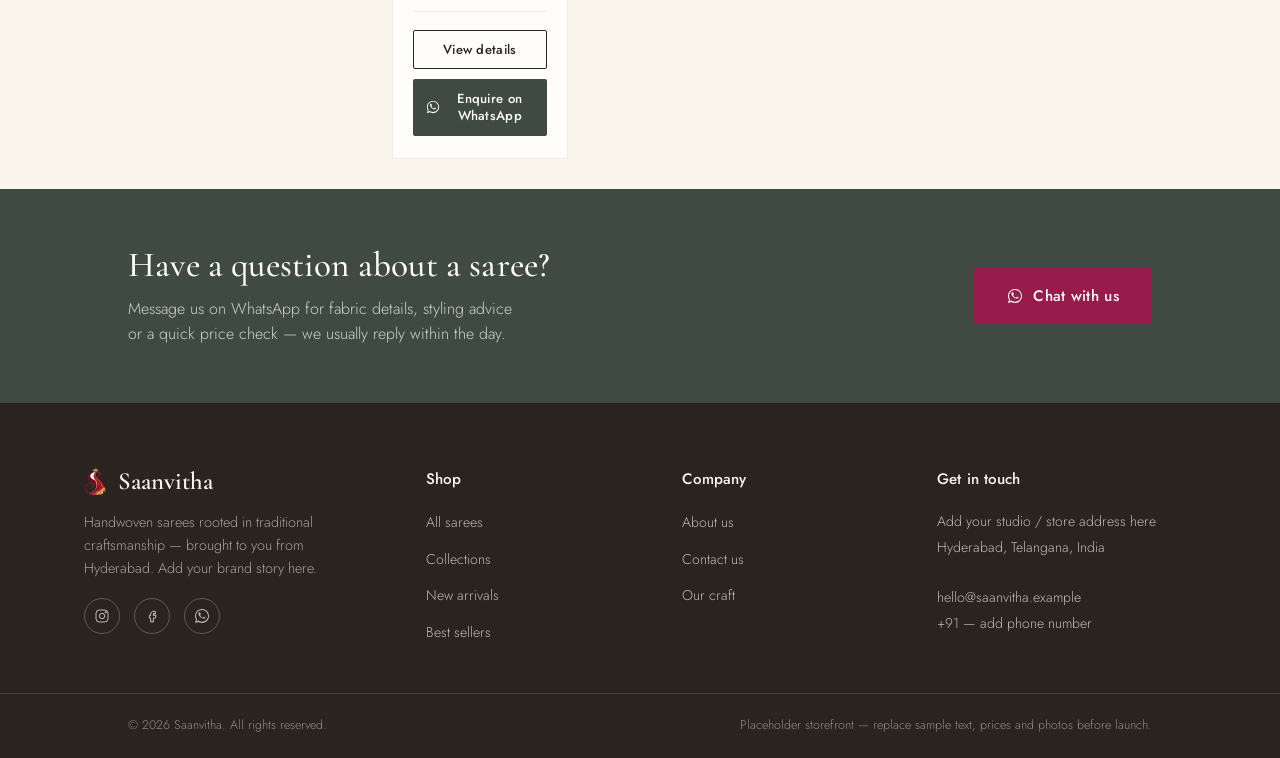
<file: shop.html>
<!DOCTYPE html>
<html lang="en">
<head>
<meta charset="UTF-8">
<meta name="viewport" content="width=device-width, initial-scale=1.0">
<!-- SVG favicon omitted: illustrated icon needs raster favicons for crisp small-size rendering -->
<link rel="icon" type="image/png" sizes="32x32" href="images/favicon-32.png">
<link rel="icon" type="image/png" sizes="192x192" href="images/favicon-192.png">
<link rel="apple-touch-icon" href="images/apple-touch-icon.png">
<link rel="preconnect" href="https://fonts.googleapis.com">
<link rel="preconnect" href="https://fonts.gstatic.com" crossorigin>
<link href="https://fonts.googleapis.com/css2?family=Cormorant+Garamond:ital,wght@0,400;0,500;0,600;1,400;1,500&family=Jost:wght@300;400;500;600&display=swap" rel="stylesheet">
<link rel="stylesheet" href="css/styles.css?v=35">
  <title>Shop Sarees | Saanvitha</title>
  <meta name="description" content="Filter handloom sarees by price, colour, fabric, weave and occasion.">
</head>
<body>
  <header class="site-header">
    <div class="header-inner">
      <a href="index.html" class="brand"><img src="images/logo-icon-illustrated.png" alt="" class="brand-icon" width="27" height="34"><span class="brand-text">Saanvitha<span class="tagline">Handwoven Sarees &middot; Est. Hyderabad</span></span></a>
      <nav class="main-nav" aria-label="Primary">
        <a href="index.html">Home</a>
        <a href="shop.html" class="active">Shop</a>
        <a href="collections.html">Collections</a>
        <a href="about.html">About Us</a>
        <a href="contact.html">Contact Us</a>
      </nav>
      <div class="header-actions">
        <button class="icon-btn" id="search-toggle" aria-label="Search sarees" aria-expanded="false">
          <svg viewBox="0 0 24 24" fill="none" stroke="currentColor" stroke-width="1.6"><circle cx="11" cy="11" r="7"/><path d="M21 21l-4.3-4.3"/></svg>
        </button>
        <a href="https://wa.me/919999999999?text=Hi%20Saanvitha%2C%20I%20would%20like%20to%20know%20more%20about%20your%20sarees." target="_blank" rel="noopener" class="icon-btn" aria-label="Chat on WhatsApp">
          <svg viewBox="0 0 32 32" fill="currentColor"><path d="M16 2C8.3 2 2 8.3 2 16c0 2.6.7 5.1 2 7.3L2 30l6.9-1.8c2.1 1.2 4.5 1.8 7.1 1.8 7.7 0 14-6.3 14-14S23.7 2 16 2zm0 25.3c-2.3 0-4.5-.6-6.4-1.8l-.5-.3-4.1 1.1 1.1-4-.3-.5C4.6 20 4 18 4 16 4 9.4 9.4 4 16 4s12 5.4 12 12-5.4 11.3-12 11.3zm6.6-8.4c-.4-.2-2.1-1-2.4-1.2-.3-.1-.6-.2-.8.2-.2.4-.9 1.2-1.1 1.4-.2.2-.4.3-.8.1-.4-.2-1.6-.6-3-1.9-1.1-1-1.9-2.2-2.1-2.6-.2-.4 0-.6.2-.8.2-.2.4-.4.6-.7.2-.2.3-.4.4-.7.1-.3 0-.5 0-.7-.1-.2-.8-2-1.1-2.7-.3-.7-.6-.6-.8-.6h-.7c-.2 0-.6.1-.9.4-.3.4-1.2 1.1-1.2 2.8s1.2 3.2 1.4 3.4c.2.2 2.4 3.7 5.9 5.1.8.3 1.5.6 2 .7.8.3 1.6.2 2.2.1.7-.1 2.1-.9 2.4-1.7.3-.8.3-1.5.2-1.7-.1-.2-.3-.3-.7-.5z"/></svg>
        </a>
        <button class="menu-toggle" aria-label="Toggle menu" aria-expanded="false">
          <span></span><span></span><span></span>
        </button>
      </div>
    </div>
  </header>
  <div class="search-bar" id="site-search-bar">
    <div class="search-bar-inner">
      <svg viewBox="0 0 24 24" fill="none" stroke="currentColor" stroke-width="1.6"><circle cx="11" cy="11" r="7"/><path d="M21 21l-4.3-4.3"/></svg>
      <input type="search" id="site-search-input" placeholder="Search by saree, colour or fabric…" aria-label="Search sarees">
      <button class="search-bar-close" id="search-close" aria-label="Close search">
        <svg viewBox="0 0 24 24" fill="none" stroke="currentColor" stroke-width="1.6"><path d="M6 6l12 12M18 6L6 18"/></svg>
      </button>
    </div>
  </div>
  <nav class="mobile-nav" aria-label="Primary mobile">
        <a href="index.html">Home</a>
        <a href="shop.html" class="active">Shop</a>
        <a href="collections.html">Collections</a>
        <a href="about.html">About Us</a>
        <a href="contact.html">Contact Us</a>
      </nav>
  <section class="page-header compact">
    <div class="container">
      <h1>Shop sarees</h1>
      <p class="lede">Browse the collection below. One product uses a real photograph from our shelf; the rest are sample placeholders shown to demonstrate the shop layout &mdash; add your own inventory, photography and pricing before launch.</p>
      <p class="lede" id="section-filter-note" style="display:none; margin-top:10px;"></p>
    </div>
  </section>

  <div class="filter-backdrop" id="filter-backdrop"></div>

  <section class="section">
    <div class="container">
      <div class="shop-layout">
        <aside class="filters" id="filter-panel">
          <div class="filters-mobile-head">
            <h4 style="margin:0;">Filter</h4>
            <button class="filters-close" id="filter-close" aria-label="Close filters">
              <svg viewBox="0 0 24 24" fill="none" stroke="currentColor" stroke-width="1.6"><path d="M6 6l12 12M18 6L6 18"/></svg>
            </button>
          </div>
          <h4 class="filters-desktop-title">Filter</h4>

          <div class="filter-group">
            <details open>
              <summary>Price</summary>
              <div class="price-slider" style="margin-top:14px;">
                <input type="range" id="price-range" min="1500" max="10000" step="100" value="10000">
                <div class="price-values">
                  <span>&#8377;1,500</span>
                  <span id="price-range-out">&#8377;10,000</span>
                </div>
              </div>
            </details>
          </div>

          <div class="filter-group">
            <details open>
              <summary>Colour</summary>
              <div class="filter-options" data-filter-group="colour"></div>
            </details>
          </div>

          <div class="filter-group">
            <details open>
              <summary>Fabric</summary>
              <div class="filter-options" data-filter-group="fabric"></div>
            </details>
          </div>

          <div class="filter-group">
            <details>
              <summary>Weave</summary>
              <div class="filter-options" data-filter-group="weave"></div>
            </details>
          </div>

          <div class="filter-group">
            <details>
              <summary>Occasion</summary>
              <div class="filter-options" data-filter-group="occasion"></div>
            </details>
          </div>

          <button id="clear-filters" class="btn btn-outline btn-sm btn-block filters-desktop-clear" style="margin-top:8px;">Clear filters</button>

          <div class="filters-mobile-foot">
            <button id="clear-filters-mobile" class="btn btn-outline btn-sm">Clear</button>
            <button id="apply-filters-mobile" class="btn btn-primary btn-sm">Show sarees</button>
          </div>
        </aside>

        <div>
          <div class="shop-toolbar">
            <button class="mobile-filter-btn" id="filter-open">
              <svg viewBox="0 0 24 24" fill="none" stroke="currentColor" stroke-width="1.6"><path d="M4 6h16M7 12h10M10 18h4"/></svg>
              Filter
            </button>
            <span class="count" id="result-count">8 sarees</span>
            <select id="sort-select" class="sort-select">
              <option value="featured">Sort: Featured</option>
              <option value="price-asc">Price: Low to high</option>
              <option value="price-desc">Price: High to low</option>
            </select>
          </div>
          <div class="active-chips" id="active-chips"></div>
          <div class="product-grid" id="shop-grid"></div>
        </div>
      </div>
    </div>
  </section>
  <section class="wa-banner">
    <div class="container">
      <div>
        <h2>Have a question about a saree?</h2>
        <p>Message us on WhatsApp for fabric details, styling advice or a quick price check &mdash; we usually reply within the day.</p>
      </div>
      <a href="https://wa.me/919999999999?text=Hi%20Saanvitha%2C%20I%20have%20a%20question%20about%20your%20sarees." target="_blank" rel="noopener" class="btn btn-primary">
        <svg class="wa-icon" viewBox="0 0 32 32" fill="currentColor"><path d="M16 2C8.3 2 2 8.3 2 16c0 2.6.7 5.1 2 7.3L2 30l6.9-1.8c2.1 1.2 4.5 1.8 7.1 1.8 7.7 0 14-6.3 14-14S23.7 2 16 2zm0 25.3c-2.3 0-4.5-.6-6.4-1.8l-.5-.3-4.1 1.1 1.1-4-.3-.5C4.6 20 4 18 4 16 4 9.4 9.4 4 16 4s12 5.4 12 12-5.4 11.3-12 11.3zm6.6-8.4c-.4-.2-2.1-1-2.4-1.2-.3-.1-.6-.2-.8.2-.2.4-.9 1.2-1.1 1.4-.2.2-.4.3-.8.1-.4-.2-1.6-.6-3-1.9-1.1-1-1.9-2.2-2.1-2.6-.2-.4 0-.6.2-.8.2-.2.4-.4.6-.7.2-.2.3-.4.4-.7.1-.3 0-.5 0-.7-.1-.2-.8-2-1.1-2.7-.3-.7-.6-.6-.8-.6h-.7c-.2 0-.6.1-.9.4-.3.4-1.2 1.1-1.2 2.8s1.2 3.2 1.4 3.4c.2.2 2.4 3.7 5.9 5.1.8.3 1.5.6 2 .7.8.3 1.6.2 2.2.1.7-.1 2.1-.9 2.4-1.7.3-.8.3-1.5.2-1.7-.1-.2-.3-.3-.7-.5z"/></svg>
        Chat with us
      </a>
    </div>
  </section>

  <footer class="site-footer">
    <div class="footer-top">
      <div class="footer-brand">
        <a href="index.html" class="brand"><img src="images/logo-icon-illustrated.png" alt="" class="brand-icon" width="22" height="28"><span class="brand-text">Saanvitha</span></a>
        <p>Handwoven sarees rooted in traditional craftsmanship &mdash; brought to you from Hyderabad. Add your brand story here.</p>
        <div class="social-row">
          <a href="#" aria-label="Instagram"><svg viewBox="0 0 24 24" fill="none" stroke="currentColor" stroke-width="1.5"><rect x="3" y="3" width="18" height="18" rx="5"/><circle cx="12" cy="12" r="4"/><circle cx="17.5" cy="6.5" r="1"/></svg></a>
          <a href="#" aria-label="Facebook"><svg viewBox="0 0 24 24" fill="none" stroke="currentColor" stroke-width="1.5"><path d="M14 9h3V5h-3c-2.2 0-4 1.8-4 4v2H8v4h2v6h4v-6h3l1-4h-4V9c0-.6.4-1 1-1z"/></svg></a>
          <a href="https://wa.me/919999999999?text=Hi%20Saanvitha%21" target="_blank" rel="noopener" aria-label="WhatsApp"><svg viewBox="0 0 32 32" fill="currentColor"><path d="M16 2C8.3 2 2 8.3 2 16c0 2.6.7 5.1 2 7.3L2 30l6.9-1.8c2.1 1.2 4.5 1.8 7.1 1.8 7.7 0 14-6.3 14-14S23.7 2 16 2zm0 25.3c-2.3 0-4.5-.6-6.4-1.8l-.5-.3-4.1 1.1 1.1-4-.3-.5C4.6 20 4 18 4 16 4 9.4 9.4 4 16 4s12 5.4 12 12-5.4 11.3-12 11.3zm6.6-8.4c-.4-.2-2.1-1-2.4-1.2-.3-.1-.6-.2-.8.2-.2.4-.9 1.2-1.1 1.4-.2.2-.4.3-.8.1-.4-.2-1.6-.6-3-1.9-1.1-1-1.9-2.2-2.1-2.6-.2-.4 0-.6.2-.8.2-.2.4-.4.6-.7.2-.2.3-.4.4-.7.1-.3 0-.5 0-.7-.1-.2-.8-2-1.1-2.7-.3-.7-.6-.6-.8-.6h-.7c-.2 0-.6.1-.9.4-.3.4-1.2 1.1-1.2 2.8s1.2 3.2 1.4 3.4c.2.2 2.4 3.7 5.9 5.1.8.3 1.5.6 2 .7.8.3 1.6.2 2.2.1.7-.1 2.1-.9 2.4-1.7.3-.8.3-1.5.2-1.7-.1-.2-.3-.3-.7-.5z"/></svg></a>
        </div>
      </div>
      <div class="footer-col">
        <h4>Shop</h4>
        <ul>
          <li><a href="shop.html">All sarees</a></li>
          <li><a href="collections.html">Collections</a></li>
          <li><a href="shop.html">New arrivals</a></li>
          <li><a href="shop.html">Best sellers</a></li>
        </ul>
      </div>
      <div class="footer-col">
        <h4>Company</h4>
        <ul>
          <li><a href="about.html">About us</a></li>
          <li><a href="contact.html">Contact us</a></li>
          <li><a href="about.html#craft">Our craft</a></li>
        </ul>
      </div>
      <div class="footer-col">
        <h4>Get in touch</h4>
        <address>
          Add your studio / store address here<br>
          Hyderabad, Telangana, India<br><br>
          <a href="mailto:hello@saanvitha.example">hello@saanvitha.example</a><br>
          <a href="tel:+91XXXXXXXXXX">+91 &mdash; add phone number</a>
        </address>
      </div>
    </div>
    <div class="footer-bottom">
      <div class="container">
        <span>&copy; 2026 Saanvitha. All rights reserved.</span>
        <span>Placeholder storefront &mdash; replace sample text, prices and photos before launch.</span>
      </div>
    </div>
  </footer>

  <script src="js/products.js?v=35"></script>
  <script src="js/main.js?v=35"></script>
</body>
</html>
</file>
<file: css/styles.css>
/* =========================================================
   Saanvitha — Design System
   A premium handloom-saree storefront.
   Palette, type and the "kinara" (border) motif are drawn
   directly from the uploaded saree: warm gold ground, deep
   rani-pink border, muted teal backdrop, marigold accents.
   ========================================================= */

:root{
  --cream:      #FAF5EA;
  --paper:      #F1E6D2;
  --paper-deep: #E8D9BC;
  --ink:        #2A2320;
  --ink-soft:   #6B5F53;
  --ink-faint:  #9C9084;
  --gold:       #A9793A;
  --gold-deep:  #8C6428;
  --rani:       #971C4C;
  --rani-deep:  #77163C;
  --teal:       #3F4A44;
  --teal-deep:  #2E3733;
  --line:       rgba(42,35,32,0.14);
  --line-soft:  rgba(42,35,32,0.08);
  --white:      #FFFDF9;

  --radius: 2px;
  --radius-lg: 3px;

  --font-display: "Cormorant Garamond", "Times New Roman", serif;
  --font-body: "Jost", "Segoe UI", sans-serif;

  --maxw: 1240px;
  --gutter: clamp(20px, 5vw, 64px);

  --ease: cubic-bezier(.4,0,.2,1);
}

*, *::before, *::after{ box-sizing: border-box; }
html{ scroll-behavior: smooth; overflow-x: hidden; width: 100%; }

@media (prefers-reduced-motion: reduce){
  html{ scroll-behavior: auto; }
  *, *::before, *::after{ animation-duration: 0.001ms !important; animation-iteration-count: 1 !important; transition-duration: 0.001ms !important; }
}

body{
  margin:0;
  overflow-x: hidden;
  width: 100%;
  max-width: 100vw;
  background: var(--cream);
  color: var(--ink);
  font-family: var(--font-body);
  font-weight: 300;
  font-size: 16px;
  line-height: 1.6;
  -webkit-font-smoothing: antialiased;
}

img{ max-width:100%; display:block; }
a{ color:inherit; text-decoration:none; }
ul{ margin:0; padding:0; list-style:none; }
button{ font-family:inherit; cursor:pointer; }
input, select{ font-family:inherit; }

h1,h2,h3,h4{
  font-family: var(--font-display);
  font-weight: 500;
  color: var(--ink);
  margin: 0;
  letter-spacing: 0.005em;
}

h1{ font-size: clamp(2.4rem, 5vw, 4rem); line-height: 1.08; font-weight: 500; }
h2{ font-size: clamp(1.8rem, 3.4vw, 2.6rem); line-height: 1.15; }
h3{ font-size: clamp(1.3rem, 2vw, 1.55rem); line-height: 1.25; }

p{ margin: 0; }

.container{
  max-width: var(--maxw);
  margin: 0 auto;
  padding: 0 var(--gutter);
}

:focus-visible{
  outline: 2px solid var(--rani);
  outline-offset: 3px;
}

/* ---------- Kinara motif: the site's signature mark ----------
   Two stacked rules — a fine gold thread over a broader rani-pink
   band — echo the woven border that runs along the saree itself.
   Used wherever the design needs one deliberate accent. */
.kinara{
  width: 58px;
  height: 8px;
  position: relative;
}
.kinara::before, .kinara::after{
  content:"";
  position:absolute;
  left:0;
  width:100%;
}
.kinara::before{ top:0; height:1px; background: var(--gold); }
.kinara::after{ top:4px; height:4px; background: var(--rani); }

.kinara-rule{
  border: none;
  border-top: 1px solid var(--gold);
  position: relative;
  margin: 0;
}
.kinara-rule::after{
  content:"";
  display:block;
  height:3px;
  background: var(--rani);
  width: 100%;
  margin-top: 3px;
}

.section-head{
  display:flex;
  flex-direction: column;
  align-items: flex-start;
  gap: 12px;
  margin-bottom: 26px;
  max-width: 640px;
}
.section-head.center{ align-items:center; text-align:center; margin-left:auto; margin-right:auto; }

.section-head-row{
  display:flex;
  justify-content:space-between;
  align-items:flex-end;
  gap:20px;
  margin-bottom:20px;
  flex-wrap:wrap;
}
.section-head-row .section-head{ margin-bottom:0; }
.see-all{
  font-size:0.9rem;
  color: var(--rani);
  white-space:nowrap;
  padding-bottom:3px;
  border-bottom:1px solid transparent;
  transition: border-color .2s var(--ease);
  flex:none;
  margin-left: auto;
}
.see-all:hover{ border-bottom-color: var(--rani); }
.section-head p{ color: var(--ink-soft); font-size: 1.05rem; }

/* ---------- Buttons ---------- */
.btn{
  display: inline-flex;
  align-items: center;
  gap: 10px;
  min-width: 0;
  padding: 15px 32px;
  font-family: var(--font-body);
  font-size: 0.95rem;
  font-weight: 500;
  letter-spacing: 0.02em;
  border: 1px solid transparent;
  border-radius: var(--radius);
  transition: background-color .25s var(--ease), color .25s var(--ease), border-color .25s var(--ease);
  white-space: nowrap;
}
.btn-primary{
  background: var(--rani);
  color: var(--white);
}
.btn-primary:hover{ background: var(--rani-deep); }

.btn-outline{
  background: transparent;
  color: var(--ink);
  border-color: var(--ink);
}
.btn-outline:hover{ background: var(--ink); color: var(--cream); }

.btn-ghost{
  background: transparent;
  color: var(--rani);
  border-color: var(--rani);
}
.btn-ghost:hover{ background: var(--rani); color: var(--white); }

.btn-whatsapp{
  background: var(--teal);
  color: var(--white);
}
.btn-whatsapp:hover{ background: var(--teal-deep); }

.btn-block{ width:100%; justify-content:center; }
.btn-sm{ padding: 10px 16px; font-size: 0.85rem; white-space: normal; text-align: center; line-height: 1.3; }

.wa-icon{ width:16px; height:16px; flex:none; }

/* ---------- Header ---------- */
.site-header{
  position: sticky;
  top: 0;
  z-index: 40;
  background: rgba(250,245,234,0.94);
  backdrop-filter: blur(6px);
  border-bottom: 1px solid var(--line);
}
.header-inner{
  display:flex;
  align-items:center;
  justify-content: space-between;
  padding: 14px var(--gutter);
  max-width: var(--maxw);
  margin: 0 auto;
  gap: 24px;
}
.brand{
  font-family: var(--font-display);
  font-size: 1.55rem;
  font-weight: 600;
  color: var(--ink);
  display:flex;
  flex-direction: row;
  align-items: center;
  gap: 12px;
  line-height: 1.05;
}
.brand-icon{ height:34px; width:auto; flex:none; }
.brand-text{ display:flex; flex-direction:column; }
.brand-text .tagline{
  font-family: var(--font-body);
  font-size: 0.62rem;
  font-weight: 400;
  letter-spacing: 0.18em;
  color: var(--ink-soft);
  margin-top: 4px;
}
.footer-brand .brand-icon{ height:28px; filter: brightness(1.1); }

.main-nav{ display:flex; gap: 36px; }
.main-nav a{
  font-size: 0.94rem;
  color: var(--ink-soft);
  position: relative;
  padding-bottom: 4px;
  transition: color .2s var(--ease);
}
.main-nav a:hover, .main-nav a.active{ color: var(--ink); }
.main-nav a.active::after{
  content:"";
  position:absolute;
  left:0; right:0; bottom:-2px;
  height:2px;
  background: var(--rani);
}

/* Mobile off-canvas menu — a separate element from .main-nav (not nested inside
   the sticky header), so position:fixed works correctly even in strict WebKit
   in-app browsers. Hidden by default; only shown and made fixed inside the
   mobile media query below. */
.mobile-nav{ display:none; }

.header-actions{ display:flex; align-items:center; gap: 18px; }
.icon-btn{
  width:38px; height:38px;
  display:flex; align-items:center; justify-content:center;
  color: var(--ink);
  background:none; border:none; cursor:pointer;
}
.icon-btn svg{ width:19px; height:19px; }
.icon-btn.active{ color: var(--rani); }

/* ---------- Site search ---------- */
.search-bar{
  max-height:0;
  overflow:hidden;
  background: var(--paper);
  border-bottom: 1px solid var(--line);
  transition: max-height .28s var(--ease), border-color .28s var(--ease);
}
.search-bar.open{ max-height:84px; border-color: var(--line); }
.search-bar-inner{
  display:flex; align-items:center; gap:12px;
  padding: 16px var(--gutter);
  max-width: var(--maxw); margin:0 auto;
}
.search-bar-inner svg{ width:19px; height:19px; color: var(--ink-faint); flex:none; }
.search-bar-inner input{
  flex:1; border:none; background:none; outline:none;
  font-family: var(--font-body); font-size:1rem; color: var(--ink);
  padding: 6px 0;
}
.search-bar-inner input::placeholder{ color: var(--ink-faint); }
.search-bar-close{
  border:none; background:none; color: var(--ink-faint); cursor:pointer;
  width:30px; height:30px; display:flex; align-items:center; justify-content:center; flex:none;
}
.search-bar-close:hover{ color: var(--ink); }
.search-bar-close svg{ width:16px; height:16px; }
@media (max-width:780px){
  .search-bar.open{ max-height:96px; }
  .search-bar-inner{ padding: 14px var(--gutter); }
}

.menu-toggle{
  display:none;
  width:40px; height:40px;
  border:none; background:none;
  flex-direction: column;
  align-items:center;
  justify-content:center;
  gap:5px;
}
.menu-toggle span{
  width:22px; height:1px; background: var(--ink); display:block;
  transition: transform .25s var(--ease), opacity .25s var(--ease);
}
.menu-toggle.open span:nth-child(1){ transform: translateY(6px) rotate(45deg); }
.menu-toggle.open span:nth-child(2){ opacity:0; }
.menu-toggle.open span:nth-child(3){ transform: translateY(-6px) rotate(-45deg); }

/* ---------- Hero ---------- */
.hero{
  padding: clamp(16px, 2vw, 24px) 0 clamp(24px, 3vw, 36px);
  position: relative;
  overflow: hidden;
}
.hero .container{
  display:flex;
  flex-direction: column;
  align-items: center;
  text-align: center;
  gap: clamp(14px, 2vw, 20px);
}
.hero-copy{ display:flex; flex-direction:column; align-items:center; max-width:720px; }
.hero-copy .kinara{ margin: 0 auto 8px; }
.hero-copy .eyebrow-mark{ margin-bottom: 8px; }
.hero-copy h1{ margin-bottom: 10px; font-size: clamp(1.9rem, 3.4vw, 2.7rem); line-height: 1.12; }
.hero-copy .lede{
  font-size: 1.05rem;
  color: var(--ink-soft);
  max-width: 52ch;
  margin-bottom: 16px;
}
.hero-ctas{ display:flex; gap:14px; flex-wrap:wrap; justify-content:center; }

.hero-carousel{
  position: relative;
  justify-self: center;
  width: 100%;
  max-width: 960px;
  order: -1;
}
.hero-carousel .frame-inner{
  background: transparent;
  padding: 0;
  overflow: hidden;
}
.hero-carousel-track{
  display:flex;
  aspect-ratio: 5/2;
  max-height: 320px;
  background: var(--paper);
  transition: transform .55s var(--ease);
  touch-action: pan-y;
}
.hero-slide{
  flex: 0 0 100%;
  width: 100%;
  height: 100%;
  display:block;
}
.hero-slide img{
  width:100%; height:100%; object-fit:cover;
  pointer-events: none;
  -webkit-user-drag: none;
}
.hero-carousel-dots{
  display:flex;
  justify-content:center;
  gap:8px;
  margin-top:8px;
}
.hero-carousel-dots button{
  width:7px; height:7px;
  padding:0;
  border-radius:50%;
  border:1px solid var(--gold);
  background: transparent;
  transition: background-color .2s var(--ease), width .2s var(--ease);
}
.hero-carousel-dots button.active{
  background: var(--rani);
  border-color: var(--rani);
  width:18px;
  border-radius:4px;
}
.hero-carousel-caption{
  margin-top: 6px;
  text-align:center;
  font-size: 0.8rem;
  color: var(--ink-soft);
  font-style: italic;
  font-family: var(--font-display);
}
.hero-carousel .kinara{ margin: 0 auto 14px; }

/* ---------- Marquee / trust strip ---------- */
.trust-strip{
  border-top: 1px solid var(--line);
  border-bottom: 1px solid var(--line);
  background: var(--paper);
}
.trust-strip ul{
  display:flex;
  justify-content: space-between;
  flex-wrap: wrap;
  gap: 14px 32px;
  padding: 14px var(--gutter);
  max-width: var(--maxw);
  margin: 0 auto;
}
.trust-strip li{
  font-size: 0.86rem;
  color: var(--ink-soft);
  display:flex; align-items:center; gap:10px;
}
.trust-strip li svg{ width:16px; height:16px; color: var(--gold-deep); flex:none; }

/* ---------- Sections ---------- */
.section{ padding: clamp(24px, 2.4vw, 36px) 0; }
.section.alt{ background: var(--paper); }
.section-foot{ margin-top: 40px; }

/* ---------- Product grid & cards ---------- */
.product-grid{
  display:grid;
  grid-template-columns: repeat(4, 1fr);
  gap: clamp(20px, 3vw, 34px);
}
.rail{
  display:grid;
  grid-auto-flow: column;
  grid-auto-columns: minmax(220px, 280px);
  gap: 20px;
  overflow-x: auto;
  padding-bottom: 12px;
  scroll-snap-type: x proximity;
  width: 100%;
  min-width: 0;
}
.rail .product-card{ scroll-snap-align: start; }
.rail::-webkit-scrollbar{ height:6px; }
.rail::-webkit-scrollbar-thumb{ background: var(--line); }

.product-card{
  background: var(--white);
  border: 1px solid var(--line-soft);
  transition: box-shadow .3s var(--ease), transform .3s var(--ease);
}
.product-card:hover{ box-shadow: 0 24px 48px -30px rgba(42,35,32,0.4); transform: translateY(-3px); }

.card-media{
  display:block;
  position:relative;
  aspect-ratio: 1/1;
  background: var(--paper);
  overflow:hidden;
  border-bottom: 1px solid var(--line-soft);
}
.card-media img{ width:100%; height:100%; object-fit:cover; transition: transform .5s var(--ease); }
.product-card:hover .card-media img{ transform: scale(1.045); }

.card-tag{
  position:absolute; top:12px; left:12px;
  background: var(--rani); color: var(--white);
  font-size: 0.7rem; letter-spacing:0.04em;
  padding: 5px 11px;
}

.placeholder-media{
  width:100%; height:100%;
  display:flex; flex-direction:column; align-items:center; justify-content:center; gap:10px;
  background:
    repeating-linear-gradient(135deg, var(--paper) 0px, var(--paper) 14px, var(--paper-deep) 14px, var(--paper-deep) 15px);
  color: var(--ink-soft);
  text-align:center;
  padding: 20px;
}
.placeholder-media .ph-mark{
  width:34px; height:34px;
  border: 1px solid var(--gold);
  border-radius: 50%;
  display:flex; align-items:center; justify-content:center;
  color: var(--gold-deep);
}
.placeholder-media .ph-mark svg{ width:16px; height:16px; }
.placeholder-media span{ font-size: 0.78rem; font-family: var(--font-body); }

.card-body{ padding: 20px 20px 22px; }
.card-body h3{ margin-bottom: 6px; }
.card-body h3 a:hover{ color: var(--rani); }
.card-price{ font-family: var(--font-display); font-size: 1.2rem; color: var(--rani-deep); margin-bottom: 14px; }
.card-sku{
  display:inline-flex; align-items:center; gap:5px;
  font-size:0.72rem; letter-spacing:0.03em; color: var(--ink-soft);
  background: var(--paper); border:1px solid var(--line);
  padding: 3px 9px; border-radius:3px;
  margin: 4px 0 10px; font-family: var(--font-body); font-weight:500;
}
.card-sku .sku-label{ color: var(--ink-faint); font-weight:400; }
.card-sku .sku-value{ color: var(--ink); letter-spacing:0.04em; }
.card-price .was{ font-size:0.9rem; color: var(--ink-faint); text-decoration: line-through; margin-left:8px; font-family: var(--font-body); }

.card-meta{
  display:flex;
  flex-direction: column;
  border-top: 1px solid var(--line-soft);
  border-bottom: 1px solid var(--line-soft);
  margin-bottom: 18px;
}
.card-meta div{
  flex:1;
  min-width: 0;
  padding: 8px 0;
  border-top: 1px solid var(--line-soft);
}
.card-meta div:first-child{ border-top:none; padding-top:0; }
.card-meta .label{ display:inline-block; width:60px; font-size: 0.68rem; color: var(--ink-faint); margin-bottom:3px; }
.card-meta .value{ display:inline; font-size: 0.82rem; color: var(--ink); overflow-wrap: anywhere; word-break: break-word; }
.card-meta .value.ph, .ph-text{ color: var(--ink-faint); font-style: italic; }

.card-actions{ display:flex; flex-direction:column; gap:10px; }
.card-actions .btn{ white-space: normal; text-align: center; line-height: 1.3; padding: 10px 12px; gap: 6px; font-size: 0.82rem; }
.card-actions .btn .wa-icon{ width:14px; height:14px; }

/* ---------- Filters (Shop) ---------- */
.shop-layout{
  display:grid;
  grid-template-columns: 260px 1fr;
  gap: 48px;
  align-items:start;
}
.filters{
  border: 1px solid var(--line);
  padding: 28px 24px;
  position: sticky;
  top: 100px;
}
.filters h4{ margin-bottom: 18px; }
.filter-group{ padding: 18px 0; border-top: 1px solid var(--line-soft); }
.filter-group:first-of-type{ border-top:none; padding-top:0; }
.filter-group summary{
  list-style:none;
  display:flex; align-items:center; justify-content:space-between;
  cursor:pointer;
  font-family: var(--font-display);
  font-size: 1.02rem;
  color: var(--ink);
}
.filter-group summary::-webkit-details-marker{ display:none; }
.filter-group summary::after{
  content:"+";
  font-size: 1.1rem;
  color: var(--gold-deep);
  transition: transform .2s var(--ease);
}
.filter-group[open] summary::after{ content:"–"; }
.filter-options{ margin-top:14px; display:flex; flex-direction:column; gap:10px; }
.filter-options label{
  display:flex; align-items:center; gap:10px;
  font-size: 0.88rem; color: var(--ink-soft);
}
.filter-options input[type="checkbox"]{ accent-color: var(--rani); width:15px; height:15px; }

.price-slider{ display:flex; flex-direction:column; gap:10px; }
.price-slider input[type="range"]{ accent-color: var(--rani); width:100%; }
.price-slider .price-values{ display:flex; justify-content:space-between; font-size:0.82rem; color: var(--ink-soft); }

.swatches{ display:flex; flex-wrap:wrap; gap:10px; }
.swatch{
  width:26px; height:26px; border-radius:50%;
  border: 1px solid var(--line);
  cursor:pointer;
  position:relative;
}
.swatch.selected::after{
  content:"";
  position:absolute; top:-4px; left:-4px; right:-4px; bottom:-4px;
  border: 1px solid var(--rani);
  border-radius:50%;
}

.shop-toolbar{
  display:flex; align-items:center; justify-content:space-between;
  margin-bottom: 20px;
  flex-wrap:wrap; gap:14px;
}
.shop-toolbar .count{ color: var(--ink-soft); font-size: 0.9rem; }
.sort-select{
  border:1px solid var(--line);
  background: var(--white);
  padding: 10px 14px;
  font-size: 0.86rem;
  color: var(--ink);
}
.mobile-filter-btn{
  display:none;
  align-items:center; gap:8px;
  border:1px solid var(--line);
  background: var(--white);
  padding: 10px 16px;
  font-size: 0.86rem;
  color: var(--ink);
  cursor:pointer;
}
.mobile-filter-btn svg{ width:16px; height:16px; }
.mobile-filter-btn .filter-count{
  background: var(--rani); color: var(--white);
  border-radius:50%; width:18px; height:18px;
  display:flex; align-items:center; justify-content:center;
  font-size:0.7rem; line-height:1;
}

/* ---------- Active filter chips ---------- */
.active-chips{ display:flex; flex-wrap:wrap; gap:8px; margin-bottom:18px; }
.active-chips:empty{ display:none; margin:0; }
.chip{
  display:inline-flex; align-items:center; gap:7px;
  border:1px solid var(--line); background: var(--white);
  padding: 6px 8px 6px 12px;
  font-size:0.8rem; color: var(--ink-soft);
}
.chip button{
  border:none; background:none; color: var(--ink-faint); cursor:pointer;
  display:flex; align-items:center; justify-content:center; padding:2px;
}
.chip button:hover{ color: var(--rani); }
.chip button svg{ width:12px; height:12px; }
.chip.chip-clear-all{ border-color: var(--rani); color: var(--rani-deep); cursor:pointer; }

/* ---------- Mobile filter sheet chrome (hidden on desktop) ---------- */
.filters-mobile-head, .filters-mobile-foot{ display:none; }
.filter-backdrop{
  display:none;
  position:fixed; inset:0; background: rgba(42,35,32,0.45);
  z-index:70; opacity:0; transition: opacity .25s var(--ease);
}
.filter-backdrop.open{ display:block; opacity:1; }

/* ---------- Craftsmanship / story blocks ---------- */
.story-block{
  display:grid;
  grid-template-columns: 1fr 1fr;
  gap: clamp(32px, 6vw, 80px);
  align-items:center;
}
.story-block.reverse .story-media{ order:2; }
.story-media{
  aspect-ratio: 1/1;
  max-height: 380px;
  max-width: 420px;
  margin: 0 auto;
  background: var(--paper);
  overflow:hidden;
}
.story-media img{ width:100%; height:100%; object-fit:cover; }
.story-copy h2{ margin-bottom:18px; }
.story-copy p{ color: var(--ink-soft); margin-bottom:16px; }
.story-copy p:last-of-type{ margin-bottom:0; }
.story-copy .kinara{ margin-bottom:22px; }

/* ---------- Why choose us ---------- */
.value-grid{
  display:grid;
  grid-template-columns: repeat(4,1fr);
  gap: 32px;
}
.value-card{ text-align:left; }
.value-card .icon{
  width:48px; height:48px;
  border:1px solid var(--gold);
  border-radius:50%;
  display:flex; align-items:center; justify-content:center;
  margin-bottom:18px;
  color: var(--gold-deep);
}
.value-card .icon svg{ width:22px; height:22px; }
.value-card h3{ margin-bottom:10px; }
.value-card p{ color: var(--ink-soft); font-size:0.94rem; }

/* ---------- Testimonials ---------- */
.testimonial-grid{
  display:grid;
  grid-template-columns: repeat(3,1fr);
  gap: 28px;
}
.testimonial{
  background: var(--white);
  border: 1px solid var(--line-soft);
  padding: 30px 26px;
}
.testimonial .stars{ color: var(--gold); font-size: 0.95rem; margin-bottom: 16px; letter-spacing:2px; }
.testimonial p{ font-family: var(--font-display); font-size: 1.12rem; font-style: italic; color: var(--ink); margin-bottom:20px; }
.testimonial footer{ font-size:0.86rem; color: var(--ink-soft); }
.testimonial footer strong{ color: var(--ink); font-weight:500; }

/* ---------- Gallery ---------- */
.gallery-grid{
  display:grid;
  grid-template-columns: repeat(5,1fr);
  gap: 14px;
}
.gallery-grid .g-item{
  aspect-ratio: 1/1;
  overflow:hidden;
  position:relative;
  background: var(--paper);
}
.gallery-grid .g-item img{ width:100%; height:100%; object-fit:cover; transition: transform .5s var(--ease); }
.gallery-grid .g-item:hover img{ transform: scale(1.06); }
.gallery-grid .g-item.real::after{
  content:"@saanvitha";
  position:absolute; left:0; right:0; bottom:0;
  padding: 8px 10px;
  background: linear-gradient(0deg, rgba(42,35,32,0.65), transparent);
  color: var(--white); font-size:0.7rem;
}

/* ---------- WhatsApp banner ---------- */
.wa-banner{
  background: var(--teal);
  color: var(--white);
  padding: 56px var(--gutter);
}
.wa-banner .container{
  display:flex; align-items:center; justify-content:space-between; gap:24px; flex-wrap:wrap;
}
.wa-banner h2{ color: var(--white); font-size: clamp(1.6rem,3vw,2.2rem); }
.wa-banner p{ color: rgba(255,255,255,0.75); margin-top:10px; max-width:44ch; }

/* ---------- Footer ---------- */
.site-footer{ background: var(--ink); color: rgba(250,245,234,0.72); }
.footer-top{
  padding: 64px var(--gutter) 48px;
  max-width: var(--maxw); margin:0 auto;
  display:grid;
  grid-template-columns: 1.4fr 1fr 1fr 1.2fr;
  gap: 40px;
}
.footer-brand .brand{ color: var(--cream); }
.footer-brand p{ margin-top:16px; font-size:0.9rem; max-width:34ch; color: rgba(250,245,234,0.6); }
.footer-col h4{ color: var(--cream); font-size: 0.95rem; font-weight:500; margin-bottom:18px; font-family: var(--font-body); }
.footer-col ul{ display:flex; flex-direction:column; gap:11px; }
.footer-col a{ font-size:0.88rem; transition: color .2s; }
.footer-col a:hover{ color: var(--cream); }
.footer-col address{ font-style:normal; font-size:0.88rem; line-height:1.8; }
.social-row{ display:flex; gap:14px; margin-top:18px; }
.social-row a{
  width:36px; height:36px; border:1px solid rgba(250,245,234,0.25);
  display:flex; align-items:center; justify-content:center; border-radius:50%;
}
.social-row a:hover{ border-color: var(--gold); color: var(--gold); }
.social-row svg{ width:16px; height:16px; }
.footer-bottom{
  border-top: 1px solid rgba(250,245,234,0.14);
  padding: 22px var(--gutter);
}
.footer-bottom .container{
  display:flex; justify-content:space-between; align-items:center; flex-wrap:wrap; gap:10px;
  font-size:0.78rem; color: rgba(250,245,234,0.5);
}

/* ---------- Page hero (interior pages) ---------- */
.page-header{
  padding: 52px 0 44px;
  border-bottom: 1px solid var(--line);
  background: var(--paper);
}
.page-header .breadcrumb{ font-size:0.82rem; color: var(--ink-soft); margin-bottom:14px; }
.page-header .breadcrumb a:hover{ color: var(--rani); }
.page-header p.lede{ color: var(--ink-soft); max-width: 56ch; margin-top:14px; }
.page-header.compact{ padding: 30px 0 26px; }
.page-header.compact h1{ font-size: clamp(1.9rem, 3.4vw, 2.6rem); }
.page-header.compact p.lede{ margin-top:8px; font-size:0.94rem; }

/* ---------- Collections ---------- */
.collection-grid{
  display:grid;
  grid-template-columns: repeat(3,1fr);
  gap: 28px;
}
.collection-card{ display:block; position:relative; overflow:hidden; aspect-ratio: 4/4.6; }
.collection-card img, .collection-card .placeholder-media{ width:100%; height:100%; object-fit:cover; }
.collection-card .overlay{
  position:absolute; top:0; left:0; right:0; bottom:0;
  background: linear-gradient(180deg, rgba(42,35,32,0) 40%, rgba(42,35,32,0.78) 100%);
  display:flex; flex-direction:column; justify-content:flex-end;
  padding: 26px;
  color: var(--white);
}
.collection-card .overlay h3{ color: var(--white); margin-bottom:6px; }
.collection-card .overlay span{ font-size:0.82rem; color: rgba(255,255,255,0.75); }
.collection-card.wide{ grid-column: span 2; }

.collection-grid.compact{
  grid-template-columns: repeat(5,1fr);
  gap: 16px;
}
.collection-grid.compact .collection-card{ aspect-ratio: 3/4; }
.collection-grid.compact .collection-card .overlay{ padding: 16px; }
.collection-grid.compact .collection-card .overlay h3{ font-size: 1.02rem; margin-bottom:3px; }
.collection-grid.compact .collection-card .overlay span{ font-size: 0.74rem; }
.collection-grid.compact .placeholder-media .ph-mark{ width:34px; height:34px; margin-bottom:8px; }
.collection-grid.compact .placeholder-media .ph-mark svg{ width:16px; height:16px; }
.collection-grid.compact .placeholder-media span{ font-size:0.76rem; }

.story-media.compact{ max-height:260px; max-width:280px; }

/* ---------- Product Detail ---------- */
.pdp{
  display:grid;
  grid-template-columns: minmax(280px, 380px) 1fr;
  gap: clamp(28px,4vw,56px);
  align-items:flex-start;
}
.pdp-gallery{ position: sticky; top: 100px; }
.pdp-main-media{
  aspect-ratio: 4/3.6;
  background: var(--paper);
  overflow:hidden;
  margin-bottom:10px;
  border: 1px solid var(--line-soft);
}
.pdp-main-media img{ width:100%; height:100%; object-fit:cover; }
.pdp-thumbs{ display:flex; gap:8px; }
.pdp-thumbs button{
  width:58px; height:70px;
  padding:0; border:1px solid var(--line);
  background: var(--paper);
  overflow:hidden;
  opacity:0.65;
  transition: opacity .2s, border-color .2s;
}
.pdp-thumbs button.active{ opacity:1; border-color: var(--rani); }
.pdp-thumbs button img{ width:100%; height:100%; object-fit:cover; }

.pdp-info .breadcrumb{ font-size:0.8rem; color: var(--ink-soft); margin-bottom:12px; }
.pdp-back-btn{ display:none; }
.pdp-info h1{ font-size: clamp(1.5rem,2.4vw,2rem); margin-bottom:8px; }
.pdp-price{ font-family: var(--font-display); font-size:1.4rem; color: var(--rani-deep); margin-bottom:14px; }
.pdp-sku{
  display:inline-flex; align-items:center; gap:6px;
  font-size:0.84rem; color: var(--ink-soft);
  background: var(--paper); border:1px solid var(--line);
  padding: 5px 12px; border-radius:3px;
  margin: 4px 0 12px; font-weight:500;
}
.pdp-sku .sku-label{ color: var(--ink-faint); font-weight:400; }
.pdp-sku .sku-value{ color: var(--ink); letter-spacing:0.04em; }
.pdp-info .kinara{ margin-bottom:14px; }

.spec-table{ width:100%; border-collapse:collapse; margin-bottom:16px; }
.spec-table tr{ border-top:1px solid var(--line-soft); }
.spec-table tr:last-child{ border-bottom:1px solid var(--line-soft); }
.spec-table th, .spec-table td{
  text-align:left; padding: 8px 4px; font-weight:400; font-size:0.88rem;
}
.spec-table th{ width:38%; color: var(--ink-soft); font-weight:400; }
.spec-table td.ph{ color: var(--ink-faint); font-style:italic; }

.pdp-actions{ display:flex; gap:12px; margin-bottom:18px; flex-wrap:wrap; }
.pdp-actions .btn{ flex:1; min-width:160px; padding-top:12px; padding-bottom:12px; }

.pdp-note{
  border: 1px dashed var(--line);
  padding: 12px 14px;
  font-size: 0.82rem;
  color: var(--ink-soft);
  margin-bottom: 18px;
  background: var(--paper);
}

.accordion{ border-top: 1px solid var(--line); }
.accordion details{ border-bottom: 1px solid var(--line); }
.accordion summary{
  list-style:none;
  display:flex; align-items:center; justify-content:space-between;
  padding: 12px 2px;
  cursor:pointer;
  font-family: var(--font-display); font-size:1rem;
}
.accordion summary::-webkit-details-marker{ display:none; }
.accordion summary::after{ content:"+"; color: var(--gold-deep); font-size:1.2rem; }
.accordion details[open] summary::after{ content:"–"; }
.accordion .acc-body{ padding: 0 2px 20px; color: var(--ink-soft); font-size:0.94rem; }
.accordion .acc-body.ph{ font-style:italic; color: var(--ink-faint); }

/* ---------- About page ---------- */
.timeline{ display:flex; flex-direction:column; gap:0; }
.timeline .t-row{
  display:grid; grid-template-columns: 120px 1fr;
  gap: 24px;
  padding: 26px 0;
  border-top: 1px solid var(--line);
}
.timeline .t-row:last-child{ border-bottom: 1px solid var(--line); }
.timeline .t-year{ font-family: var(--font-display); font-size:1.3rem; color: var(--rani-deep); }
.timeline .t-copy p{ color: var(--ink-soft); }

.stat-row{ display:grid; grid-template-columns: repeat(4,1fr); gap:28px; text-align:center; }
.stat-row .num{ font-family: var(--font-display); font-size: clamp(2rem,4vw,2.8rem); color: var(--rani-deep); }
.stat-row .lbl{ font-size:0.85rem; color: var(--ink-soft); margin-top:6px; }

.team-grid{ display:grid; grid-template-columns: repeat(4,1fr); gap:26px; }
.team-card .avatar{
  aspect-ratio:1/1; background: var(--paper); margin-bottom:14px; overflow:hidden;
  display:flex; align-items:center; justify-content:center;
}
.team-card h4{ font-family: var(--font-display); font-size:1.1rem; }
.team-card span{ font-size:0.82rem; color: var(--ink-soft); }

/* ---------- Product image lightbox ---------- */
.lightbox{
  display:none;
  position: fixed;
  inset: 0;
  background: rgba(20,16,14,0.95);
  z-index: 200;
  align-items:center;
  justify-content:center;
}
.lightbox.open{ display:flex; }
.lightbox-stage{
  position:relative;
  max-width:92vw;
  max-height:88vh;
  display:flex;
  align-items:center;
  justify-content:center;
  touch-action: pan-y;
}
.lightbox-stage img{
  max-width:92vw;
  max-height:88vh;
  width:auto; height:auto;
  object-fit:contain;
  -webkit-user-select:none; user-select:none;
  -webkit-user-drag:none;
}
.lightbox-counter{
  position:absolute;
  bottom:-32px;
  left:50%;
  transform:translateX(-50%);
  color: rgba(250,245,234,0.75);
  font-family: var(--font-body);
  font-size:0.85rem;
  letter-spacing:0.04em;
}
.lightbox-close{
  position:absolute;
  top:18px; right:18px;
  width:42px; height:42px;
  border:1px solid rgba(250,245,234,0.4);
  border-radius:50%;
  background: transparent;
  color: var(--cream);
  display:flex; align-items:center; justify-content:center;
  z-index:2;
}
.lightbox-close svg{ width:18px; height:18px; }
.lightbox-close:hover{ background: rgba(250,245,234,0.12); }
.lightbox-arrow{
  position:absolute;
  top:50%;
  transform:translateY(-50%);
  width:48px; height:48px;
  border:1px solid rgba(250,245,234,0.4);
  border-radius:50%;
  background: transparent;
  color: var(--cream);
  display:flex; align-items:center; justify-content:center;
  z-index:2;
}
.lightbox-arrow:hover{ background: rgba(250,245,234,0.12); }
.lightbox-arrow svg{ width:20px; height:20px; }
.lightbox-prev{ left:18px; }
.lightbox-next{ right:18px; }

@media (max-width:780px){
  .lightbox-arrow{ display:none !important; }
  .lightbox-close{ top:14px; right:14px; }
}

/* ---------- Contact page ---------- */
.contact-layout{
  display:grid; grid-template-columns: 1fr 1fr; gap: clamp(32px,5vw,72px);
  align-items:flex-start;
}
.contact-form{ display:flex; flex-direction:column; gap:18px; }
.field label{ display:block; font-size:0.85rem; color: var(--ink-soft); margin-bottom:8px; }
.field input, .field select, .field textarea{
  width:100%; border:1px solid var(--line); background: var(--white);
  padding: 13px 14px; font-size:0.95rem; color: var(--ink);
}
.field input:focus, .field select:focus, .field textarea:focus{ border-color: var(--rani); }
.field textarea{ resize:vertical; min-height:120px; }
.form-row{ display:grid; grid-template-columns:1fr 1fr; gap:18px; }

.contact-info-card{
  background: var(--white); border:1px solid var(--line); padding: 32px;
}
.contact-info-card .row{ display:flex; gap:16px; padding: 16px 0; border-top:1px solid var(--line-soft); }
.contact-info-card .row:first-of-type{ border-top:none; padding-top:0; }
.contact-info-card .row .icon{
  width:40px; height:40px; border:1px solid var(--gold); border-radius:50%;
  display:flex; align-items:center; justify-content:center; flex:none; color: var(--gold-deep);
}
.contact-info-card .row .icon svg{ width:18px; height:18px; }
.contact-info-card .row h4{ font-family: var(--font-body); font-weight:500; font-size:0.92rem; margin-bottom:4px; }
.contact-info-card .row p, .contact-info-card .row a{ font-size:0.88rem; color: var(--ink-soft); }

.map-frame{
  margin-top:24px; aspect-ratio:16/9; background: var(--paper);
  border:1px solid var(--line);
  display:flex; align-items:center; justify-content:center;
  color: var(--ink-faint); font-size:0.85rem; text-align:center; padding:20px;
}

/* ---------- Utility ---------- */
.mt-0{ margin-top:0; }
.text-center{ text-align:center; }
.tag-list{ display:flex; gap:10px; flex-wrap:wrap; margin-top: 10px; }
.tag-list .tag{
  border:1px solid var(--line); padding:6px 14px; font-size:0.8rem; color: var(--ink-soft);
  cursor:pointer; transition: all .2s;
}
.tag-list .tag.active{ border-color: var(--rani); color: var(--rani); }

.reveal{ opacity:0; transform: translateY(18px); transition: opacity .7s var(--ease), transform .7s var(--ease); }
.reveal.in{ opacity:1; transform:none; }

.empty-state{ text-align:center; padding: 60px 20px; color: var(--ink-soft); }

/* ---------- Overflow safety net ----------
   Grid/flex items default to min-width:auto, which means long unbroken
   text can force a column wider than its track and push the whole page
   sideways. Forcing min-width:0 on every grid/flex item lets its content
   wrap and shrink to fit instead — applied broadly so this class of bug
   can't resurface in any section. */
.product-grid > *, .rail > *, .value-grid > *, .testimonial-grid > *,
.collection-grid > *, .gallery-grid > *, .footer-top > *, .stat-row > *,
.form-row > *, .team-grid > *, .contact-layout > *, .pdp > *,
.shop-layout > *, .story-block > *, .card-meta > *, .header-inner > *,
.hero .container > *, .card-actions > *, .hero-ctas > *, .pdp-actions > *{
  min-width: 0;
}

/* ---------- Responsive ---------- */
@media (max-width: 1024px){
  .product-grid{ grid-template-columns: repeat(3,1fr); }
  .value-grid{ grid-template-columns: repeat(2,1fr); }
  .testimonial-grid{ grid-template-columns: repeat(2,1fr); }
  .collection-grid{ grid-template-columns: repeat(2,1fr); }
  .collection-grid.compact{ grid-template-columns: repeat(3,1fr); }
  .gallery-grid{ grid-template-columns: repeat(3,1fr); }
  .shop-layout{ grid-template-columns: 1fr; }
  .filters{ position:static; }
  .team-grid{ grid-template-columns: repeat(2,1fr); }
  .stat-row{ grid-template-columns: repeat(2,1fr); gap:36px; }
  .footer-top{ grid-template-columns: 1fr 1fr; }
}

@media (max-width: 780px){
  .main-nav{ display:none; }
  .mobile-nav{
    display:flex;
    position: fixed;
    top: 73px;
    left: 0;
    right: 0;
    bottom: 0;
    width: 100%;
    max-height: calc(100vh - 73px);
    max-height: calc(100dvh - 73px);
    overflow-y: auto;
    background: var(--cream);
    flex-direction: column;
    padding: 30px var(--gutter);
    gap: 6px;
    transform: translateX(100%);
    transition: transform .35s var(--ease);
    z-index: 39;
  }
  .mobile-nav.open{ transform: translateX(0); }
  .mobile-nav a{ padding: 14px 0; border-bottom:1px solid var(--line-soft); font-size:1.05rem; display:block; color: var(--ink); }
  .mobile-nav a.active{ color: var(--rani); }
  .menu-toggle{ display:flex; }

  .hero .container{ grid-template-columns: 1fr; }
  .hero{ padding: 12px 0 20px; }
  .hero .container{ gap: 12px; }
  .hero-carousel{ max-width:100%; }
  .hero-carousel-track{ aspect-ratio: 4/3; max-height: 280px; }
  .hero-copy .kinara{ margin-bottom:6px; }
  .hero-copy .lede{ font-size:0.98rem; margin-bottom:14px; }
  .hero-ctas{ gap:10px; }
  .hero-ctas .btn{ padding:12px 20px; font-size:0.88rem; }

  .product-grid{ grid-template-columns: repeat(2,1fr); }
  .rail{ grid-auto-columns: minmax(210px, 1fr); }
  .value-grid{ grid-template-columns: 1fr 1fr; }
  .testimonial-grid{ grid-template-columns: 1fr; }
  .collection-grid{ grid-template-columns: 1fr; }
  .collection-card.wide{ grid-column: span 1; }
  .collection-grid.compact{ grid-template-columns: repeat(2,1fr); }
  .gallery-grid{ grid-template-columns: repeat(2,1fr); }
  .story-block, .story-block.reverse{ grid-template-columns: 1fr; }
  .story-media{ max-height:260px; max-width:100%; }
  .story-block .story-media, .story-block.reverse .story-media{ order:-1; }
  .pdp{ grid-template-columns: 1fr; }
  .pdp-gallery{ position:static; }
  .pdp-info .breadcrumb{ display:none; }
  .crop-note{ display:none; }
  .pdp-back-btn{
    display:flex;
    align-items:center;
    gap:6px;
    background:none;
    border:none;
    padding:0;
    margin-bottom:14px;
    font-size:0.9rem;
    color: var(--ink-soft);
  }
  .pdp-back-btn svg{ width:16px; height:16px; flex:none; }
  .pdp-actions{ flex-direction:column; }
  .pdp-actions .btn{ min-width:0; width:100%; white-space:normal; text-align:center; line-height:1.3; }
  .contact-layout{ grid-template-columns: 1fr; }
  .form-row{ grid-template-columns: 1fr; }
  .team-grid{ grid-template-columns: 1fr 1fr; }
  .stat-row{ grid-template-columns: 1fr 1fr; }
  .footer-top{ grid-template-columns: 1fr; gap:32px; }
  .wa-banner .container{ flex-direction:column; align-items:flex-start; }

  /* ---------- Shop: filter bottom sheet ---------- */
  .mobile-filter-btn{ display:inline-flex; }
  .filters-desktop-title, .filters-desktop-clear{ display:none; }
  .filters-mobile-head{
    display:flex; align-items:center; justify-content:space-between;
    padding-bottom:16px; margin-bottom:16px; border-bottom:1px solid var(--line-soft);
  }
  .filters-close{ border:none; background:none; color: var(--ink); width:30px; height:30px; display:flex; align-items:center; justify-content:center; }
  .filters-close svg{ width:18px; height:18px; }
  .filters{
    position: fixed;
    left:0; right:0; bottom:0;
    top:auto;
    max-height: 82vh;
    background: var(--cream);
    border: none;
    border-radius: 18px 18px 0 0;
    box-shadow: 0 -8px 30px rgba(42,35,32,0.18);
    padding: 22px 22px 0;
    z-index: 80;
    overflow-y: auto;
    transform: translateY(100%);
    transition: transform .32s var(--ease);
    display:flex; flex-direction:column;
  }
  .filters.open-mobile{ transform: translateY(0); }
  .filters-mobile-foot{
    display:flex; gap:12px;
    position: sticky; bottom:0;
    background: var(--cream);
    padding: 14px 0 22px;
    margin-top:18px;
    border-top:1px solid var(--line-soft);
  }
  .filters-mobile-foot .btn{ flex:1; }
}

@media (max-width: 520px){
  .product-grid{ grid-template-columns: repeat(2,1fr); gap:12px; }
  .value-grid{ grid-template-columns: 1fr; }
  .gallery-grid{ grid-template-columns: repeat(2,1fr); }
  .team-grid{ grid-template-columns: 1fr 1fr; }
}
</file>
